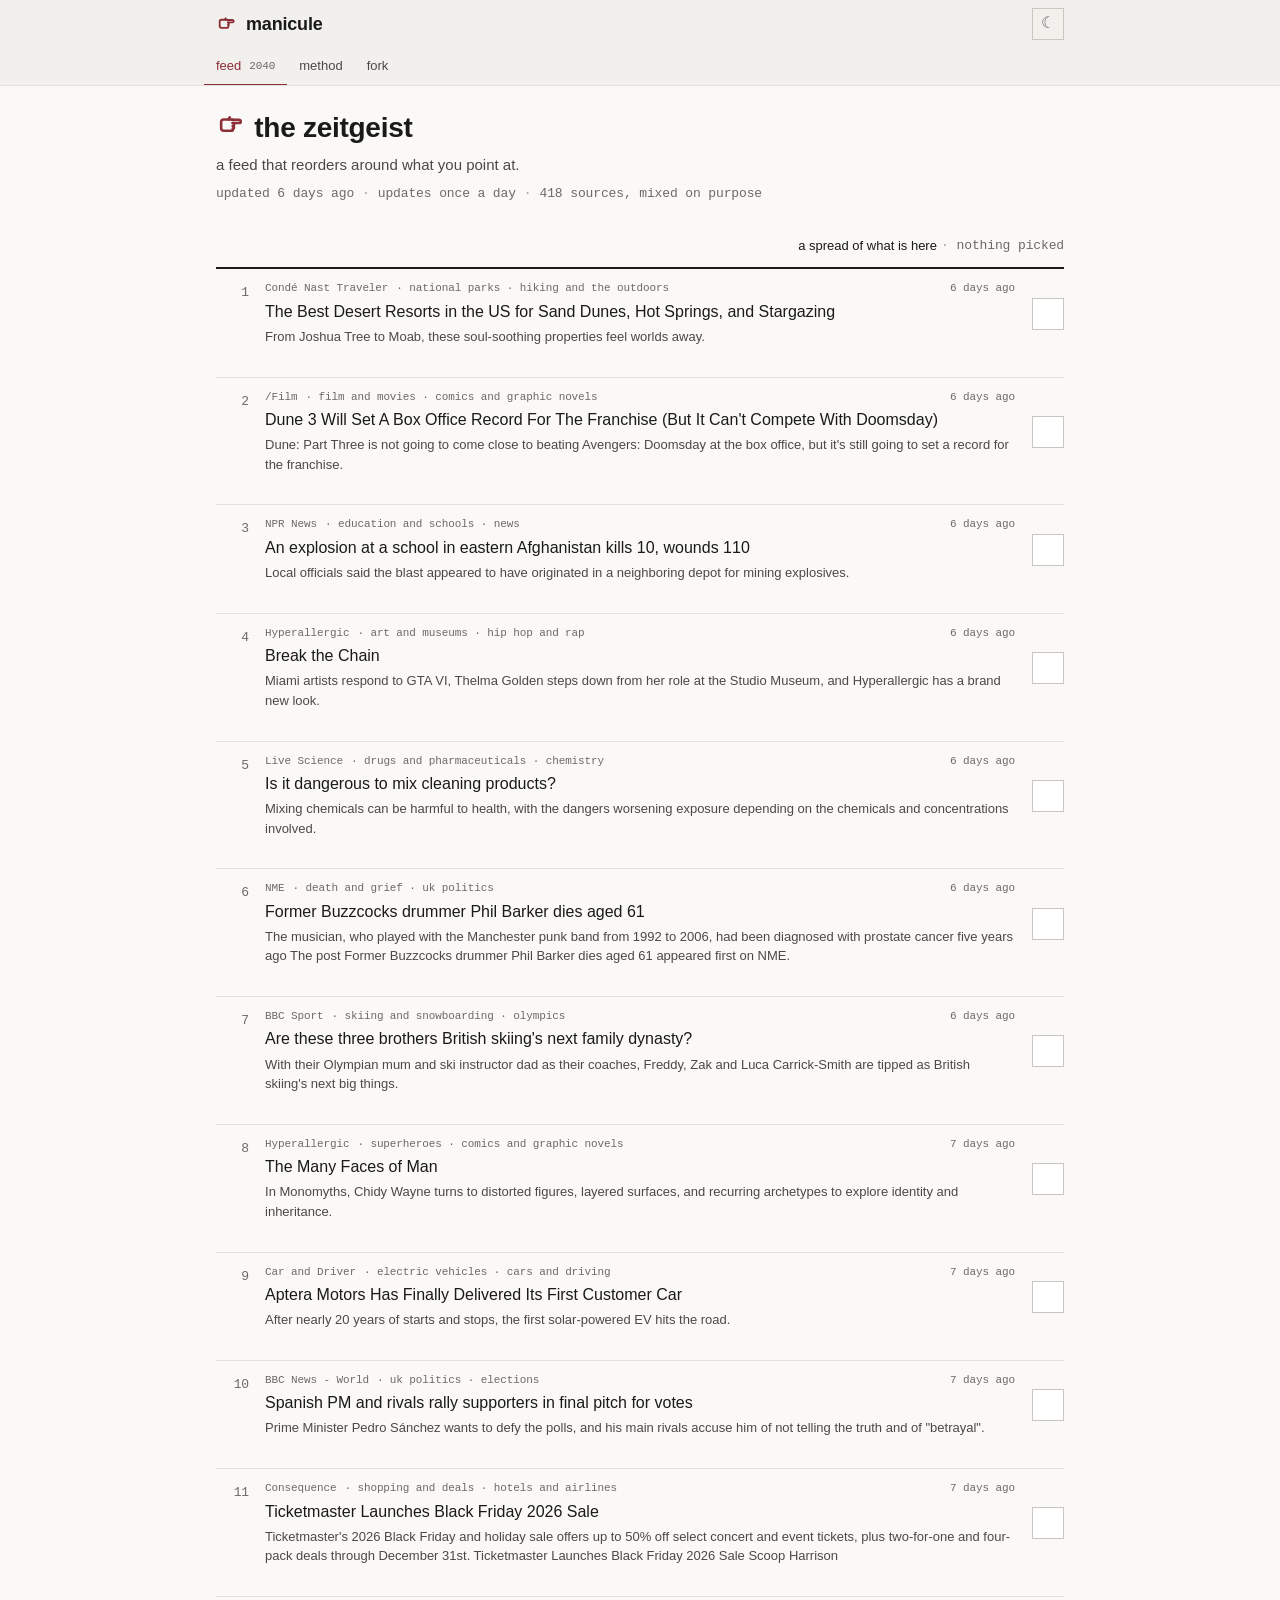
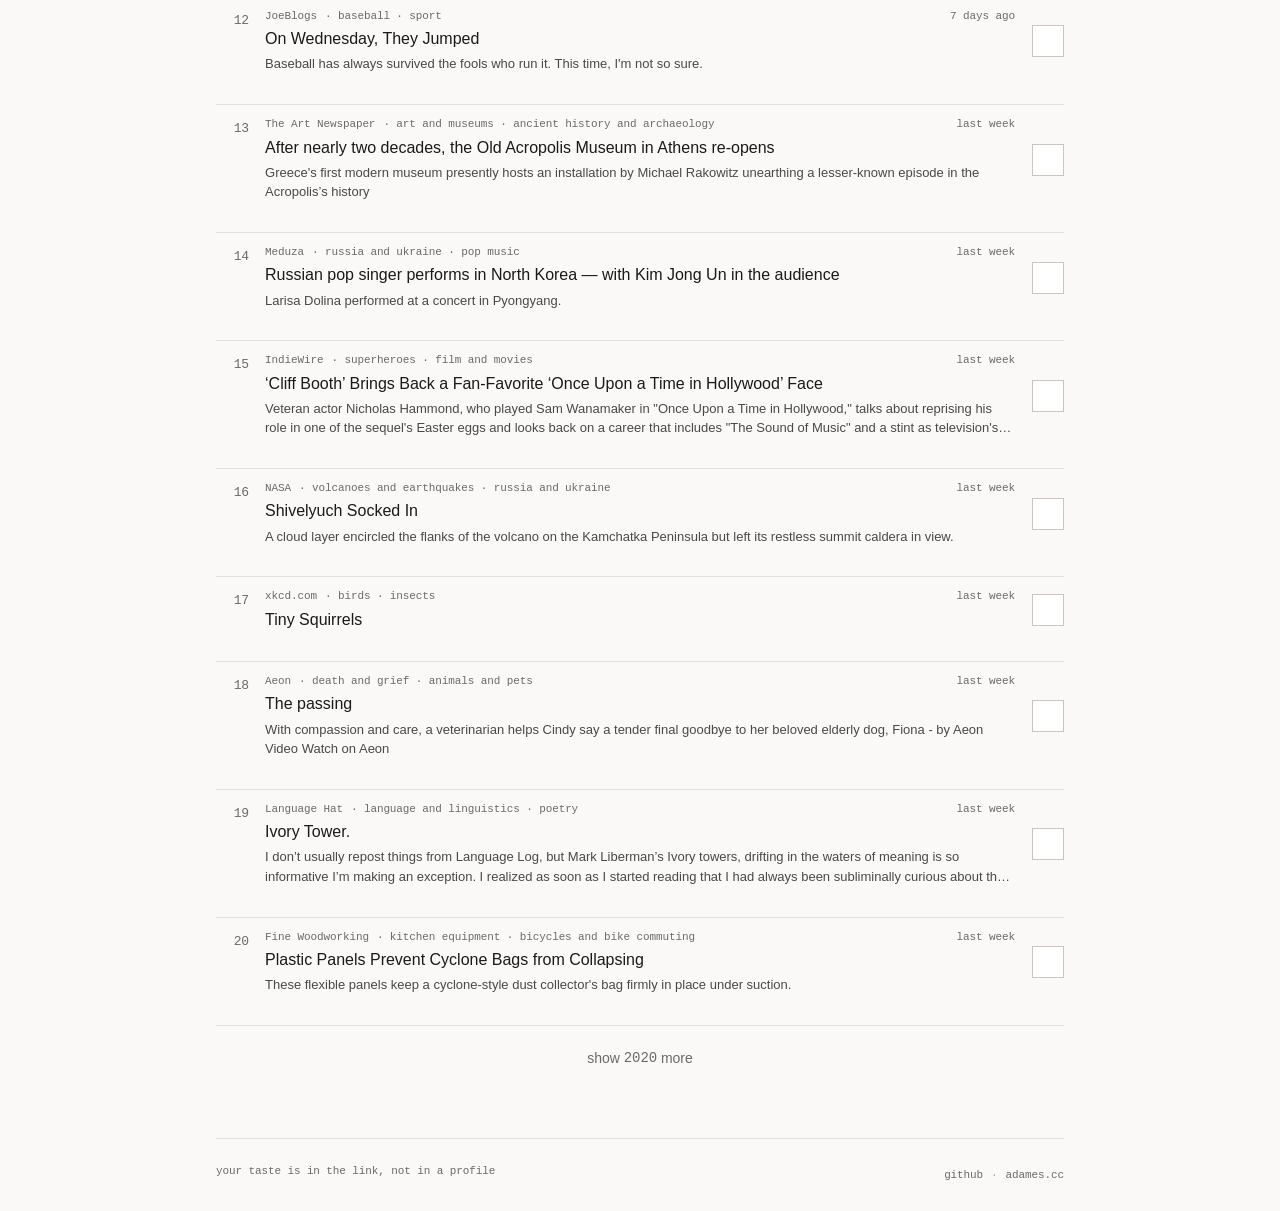
<file: site/index.html>
<!doctype html>
<html lang="en" data-dialect="square">
<head>
<meta charset="utf-8">
<meta name="viewport" content="width=device-width, initial-scale=1">
<title>manicule · feed</title>
<meta name="description" content="remember your tastes">
<meta property="og:type" content="website">
<meta property="og:title" content="manicule · feed">
<meta property="og:description" content="remember your tastes">
<meta property="og:image" content="https://manicule.adames.cc/og.png">
<meta property="og:url" content="https://manicule.adames.cc/">
<meta name="twitter:card" content="summary_large_image">
<link rel="icon" href="data:image/svg+xml,%3Csvg xmlns='http://www.w3.org/2000/svg' viewBox='0 0 24 24' fill='none' stroke='%238c2f39' stroke-width='2' stroke-linecap='round' stroke-linejoin='round'%3E%3Cstyle%3E@media(prefers-color-scheme:dark){path{stroke:%23df938b}}%3C/style%3E%3Cg transform='rotate(90 12 12)'%3E%3Cpath d='M7.6 11.5V6a1.3 1.3 0 0 1 2.6 0V11'/%3E%3Cpath d='M10.2 11a1.1 1.1 0 0 1 2.2 0a1.05 1.05 0 0 1 2.1 0a1 1 0 0 1 1.7.5V17.8a2.2 2.2 0 0 1-2.2 2.2H9.4a2 2 0 0 1-2-2V11.5'/%3E%3Cpath d='M7.4 13.8a1.4 1.4 0 0 1-1.7-.5'/%3E%3C/g%3E%3C/svg%3E">
<link rel="manifest" href="manifest.webmanifest">
<link rel="stylesheet" href="manicule.css">
<script>
/* Theme before paint: ?theme= in the query, else the stamped choice, else the OS. */
try{var t=new URLSearchParams(location.search).get("theme")||localStorage.getItem("manicule-theme");if(t==="dark"||t==="light")document.documentElement.dataset.theme=t}catch(_){}
</script>
</head>
<body>
<a class="skip" href="#list">skip to the posts</a>


<div class="main">
  <!-- the header: brand row, then the page words -->
  <header class="topbar">
    <div class="brand">
      <a href="./"><span data-hand="rest"></span><span>manicule</span></a>
      <button class="theme" type="button"><span class="moon glyph">☾</span><span class="sun glyph">☼</span></button>
    </div>
    <div class="strip">
      <nav class="words" aria-label="pages">
        <a href="./" data-page="feed">feed <span class="n" data-count></span></a>
        <a href="method.html" data-page="method">method</a>
        <a href="fork.html" data-page="fork">fork</a>
      </nav>
    </div>
  </header>


  <div class="page">
    <main>
      <section class="mast" aria-label="manicule">
        <h1><span class="sr-only">point</span><span data-hand="rest"></span> the zeitgeist</h1>
        <p class="lead">a feed that reorders around what you point at.</p>
        <p class="spec" id="spec"><span>loading</span></p>
      </section>

      <!-- the ledger -->
      <section class="ledger" id="ledger" aria-label="posts">
        <div class="toolbar">
          <p class="status" id="status" aria-live="polite">loading</p>
        </div>

        <!-- what your taste is about, read off the feed. one line an average -->
        <ol class="tastes" id="tastes" aria-label="your tastes" hidden></ol>

        <div class="banner" id="banner" role="status" hidden>
          <span id="banner-says"></span>
          <span class="acts"><button class="btn" type="button" data-act="reset" title="clears what you picked and passed, and puts λ back to its default">reset</button></span>
        </div>

        <span id="newtab" hidden>opens in a new tab</span>
        <ol class="list" id="list" tabindex="-1" role="list"></ol><!-- role=list: WebKit drops list semantics from a list-style:none list -->
        <div class="more" id="more" hidden><button class="btn quiet" id="morebtn" type="button">show more</button></div>
        <div class="empty-state" id="empty" hidden>no posts</div>
      </section>
    </main>

    <!-- the foot -->
    <footer class="foot">
      <div class="colophon-line">
        <span>your taste is in the link, not in a profile</span>
        <nav aria-label="elsewhere"><a href="https://github.com/adames/manicule">github</a><a href="https://adames.cc">adames.cc</a></nav>
      </div>
    </footer>
  </div>
</div>

<div class="toast" id="toast" role="status"></div>
<script src="rank.js"></script>
<script src="shell.js"></script>
<script src="feed.js"></script>
<script>
/* Yesterday's feed reads on a train. Nothing else changes if this never runs. */
if ("serviceWorker" in navigator) addEventListener("load", () => navigator.serviceWorker.register("sw.js").catch(() => {}));
</script>
</body>
</html>
</file>
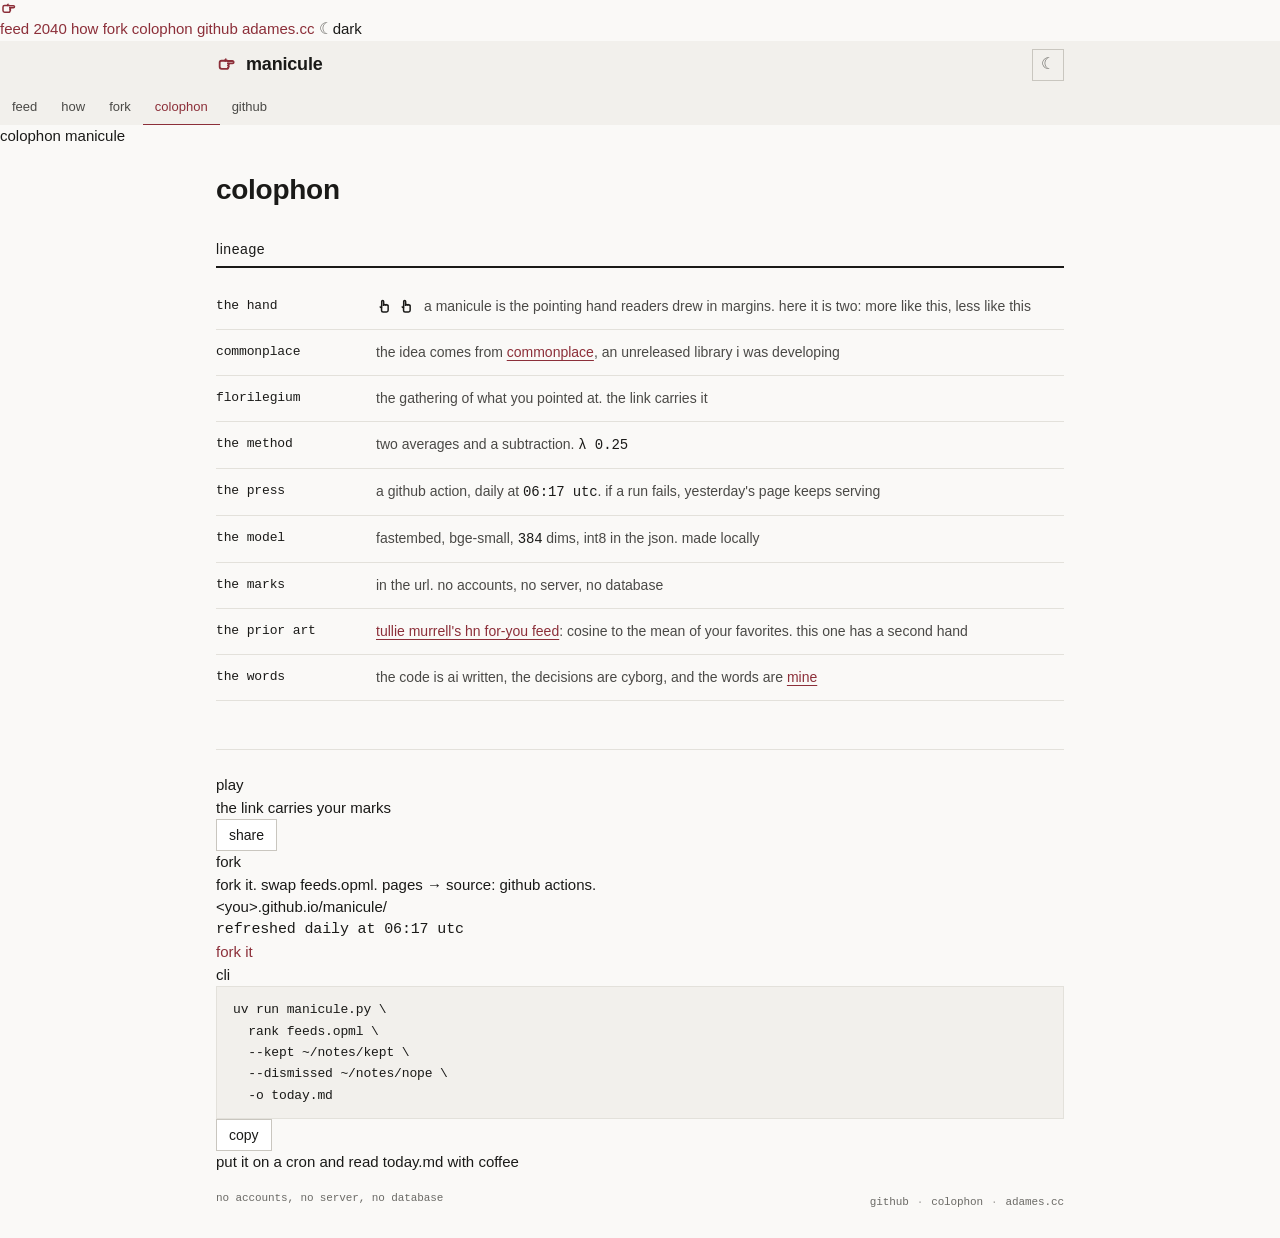
<file: site/colophon.html>
<!doctype html>
<html lang="en" data-dialect="square">
<head>
<meta charset="utf-8">
<meta name="viewport" content="width=device-width, initial-scale=1">
<title>colophon · manicule feed</title>
<meta name="description" content="remember your tastes">
<meta property="og:type" content="website">
<meta property="og:title" content="manicule feed">
<meta property="og:description" content="remember your tastes">
<meta property="og:image" content="https://adames.github.io/manicule/og.png">
<meta property="og:url" content="https://adames.github.io/manicule/colophon.html">
<meta name="twitter:card" content="summary_large_image">
<link rel="icon" href="data:image/svg+xml,%3Csvg xmlns='http://www.w3.org/2000/svg' viewBox='0 0 24 24' fill='none' stroke='%238c2f39' stroke-width='2' stroke-linecap='round' stroke-linejoin='round'%3E%3Cstyle%3E@media(prefers-color-scheme:dark){path{stroke:%23df938b}}%3C/style%3E%3Cg transform='rotate(90 12 12)'%3E%3Cpath d='M7.6 11.5V6a1.3 1.3 0 0 1 2.6 0V11'/%3E%3Cpath d='M10.2 11a1.1 1.1 0 0 1 2.2 0a1.05 1.05 0 0 1 2.1 0a1 1 0 0 1 1.7.5V17.8a2.2 2.2 0 0 1-2.2 2.2H9.4a2 2 0 0 1-2-2V11.5'/%3E%3Cpath d='M7.4 13.8a1.4 1.4 0 0 1-1.7-.5'/%3E%3C/g%3E%3C/svg%3E">
<link rel="stylesheet" href="manicule.css">
<script>
/* Theme before paint: ?theme= in the query, else the stamped choice, else the OS. */
try{var t=new URLSearchParams(location.search).get("theme")||localStorage.getItem("manicule-theme");if(t==="dark"||t==="light")document.documentElement.dataset.theme=t}catch(_){}
</script>
</head>
<body>
<a class="skip" href="#main">skip to the page</a>

<!-- the rail: Commonplace's table of contents -->
<aside class="rail" aria-label="site">
  <a class="mark" href="./" aria-label="manicule, home" data-hand="rest"></a>
  <nav aria-label="pages">
    <a href="./" data-page="feed">feed <span class="n" data-count></span></a>
    <a href="how.html" data-page="how">how</a>
    <a href="yours.html" data-page="yours">fork</a>
    <a href="colophon.html" data-page="colophon">colophon</a>
    <span class="gap"></span>
    <a href="https://github.com/adames/manicule">github</a>
    <a href="https://adames.cc">adames.cc</a>
    <span class="gap"></span>
    <button class="theme" type="button"><span class="g"><span class="moon glyph">☾</span><span class="sun glyph">☼</span></span><span class="moon">dark</span><span class="sun">light</span></button>
  </nav>
</aside>

<div class="main">
  <!-- mobile only: brand row, then the words -->
  <header class="topbar">
    <div class="brand">
      <a href="./"><span data-hand="rest"></span><span>manicule</span></a>
      <button class="theme" type="button"><span class="moon glyph">☾</span><span class="sun glyph">☼</span></button>
    </div>
    <nav class="words" aria-label="pages">
      <a href="./" data-page="feed">feed</a>
      <a href="how.html" data-page="how">how</a>
      <a href="yours.html" data-page="yours">fork</a>
      <a href="colophon.html" data-page="colophon">colophon</a>
      <a href="https://github.com/adames/manicule">github</a>
    </nav>
  </header>

  <!-- app header: page word · wordmark · no actions on this page -->
  <header class="apphead">
    <span class="pagename">colophon</span>
    <span class="wordmark">manicule</span>
    <div class="acts"></div>
  </header>

  <div class="page">
    <main id="main" tabindex="-1">
      <section class="mast" aria-label="colophon">
        <h1>colophon</h1>
      </section>

      <!-- lineage: the KV list under the 2px ink rule -->
      <section aria-label="lineage">
        <h2 class="sect"><span>lineage</span></h2>
        <dl class="kv">
          <dt>the hand</dt>
          <dd><span class="hands-inline" aria-hidden="true"><span data-hand="up"></span><span data-hand="down"></span></span>a manicule is the pointing hand readers drew in margins. here it is two: more like this, less like this</dd>

          <dt>commonplace</dt>
          <dd>the idea comes from <a href="https://github.com/adames/commonplace">commonplace</a>, an unreleased library i was developing</dd>

          <dt>florilegium</dt>
          <dd>the gathering of what you pointed at. the link carries it</dd>

          <dt>the method</dt>
          <dd>two averages and a subtraction. <span class="mono">λ 0.25</span></dd>

          <dt>the press</dt>
          <dd>a github action, daily at <span class="mono">06:17 utc</span>. if a run fails, yesterday's page keeps serving</dd>

          <dt>the model</dt>
          <dd>fastembed, bge-small, <span class="mono">384</span> dims, int8 in the json. made locally</dd>

          <dt>the marks</dt>
          <dd>in the url. no accounts, no server, no database</dd>

          <dt>the prior art</dt>
          <dd><a href="https://tullie.ai/blog/building-a-hackernews-for-you-feed">tullie murrell's hn for-you feed</a>: cosine to the mean of your favorites. this one has a second hand</dd>

          <dt>the words</dt>
          <dd>the code is ai written, the decisions are cyborg, and the words are <a href="https://adames.cc">mine</a></dd>
        </dl>
      </section>
    </main>

    <!-- the three doors -->
    <footer class="foot">
      <div class="doors">
        <div class="door">
          <span class="kicker">play</span>
          <p>the link carries your marks</p>
          <div class="specimen" data-specimen></div>
          <button class="btn" type="button" data-act="share">share</button>
        </div>
        <div class="door">
          <span class="kicker">fork</span>
          <p>fork it. swap feeds.opml. pages → source: github actions.</p>
          <span class="addr">&lt;you&gt;.github.io/manicule/</span>
          <p class="mono">refreshed daily at 06:17 utc</p>
          <a class="go" href="https://github.com/adames/manicule/fork">fork it</a>
        </div>
        <div class="door">
          <span class="kicker">cli</span>
<pre>uv run manicule.py \
  rank feeds.opml \
  --kept ~/notes/kept \
  --dismissed ~/notes/nope \
  -o today.md</pre>
          <button class="btn" type="button" data-copy="uv run manicule.py rank feeds.opml --kept ~/notes/kept --dismissed ~/notes/nope -o today.md">copy</button>
          <p>put it on a cron and read today.md with coffee</p>
        </div>
      </div>
      <div class="colophon-line">
        <span>no accounts, no server, no database</span>
        <nav aria-label="elsewhere"><a href="https://github.com/adames/manicule">github</a><a href="colophon.html">colophon</a><a href="https://adames.cc">adames.cc</a></nav>
      </div>
    </footer>
  </div>
</div>

<div class="toast" id="toast" role="status"></div>
<script src="shell.js"></script>
</body>
</html>
</file>
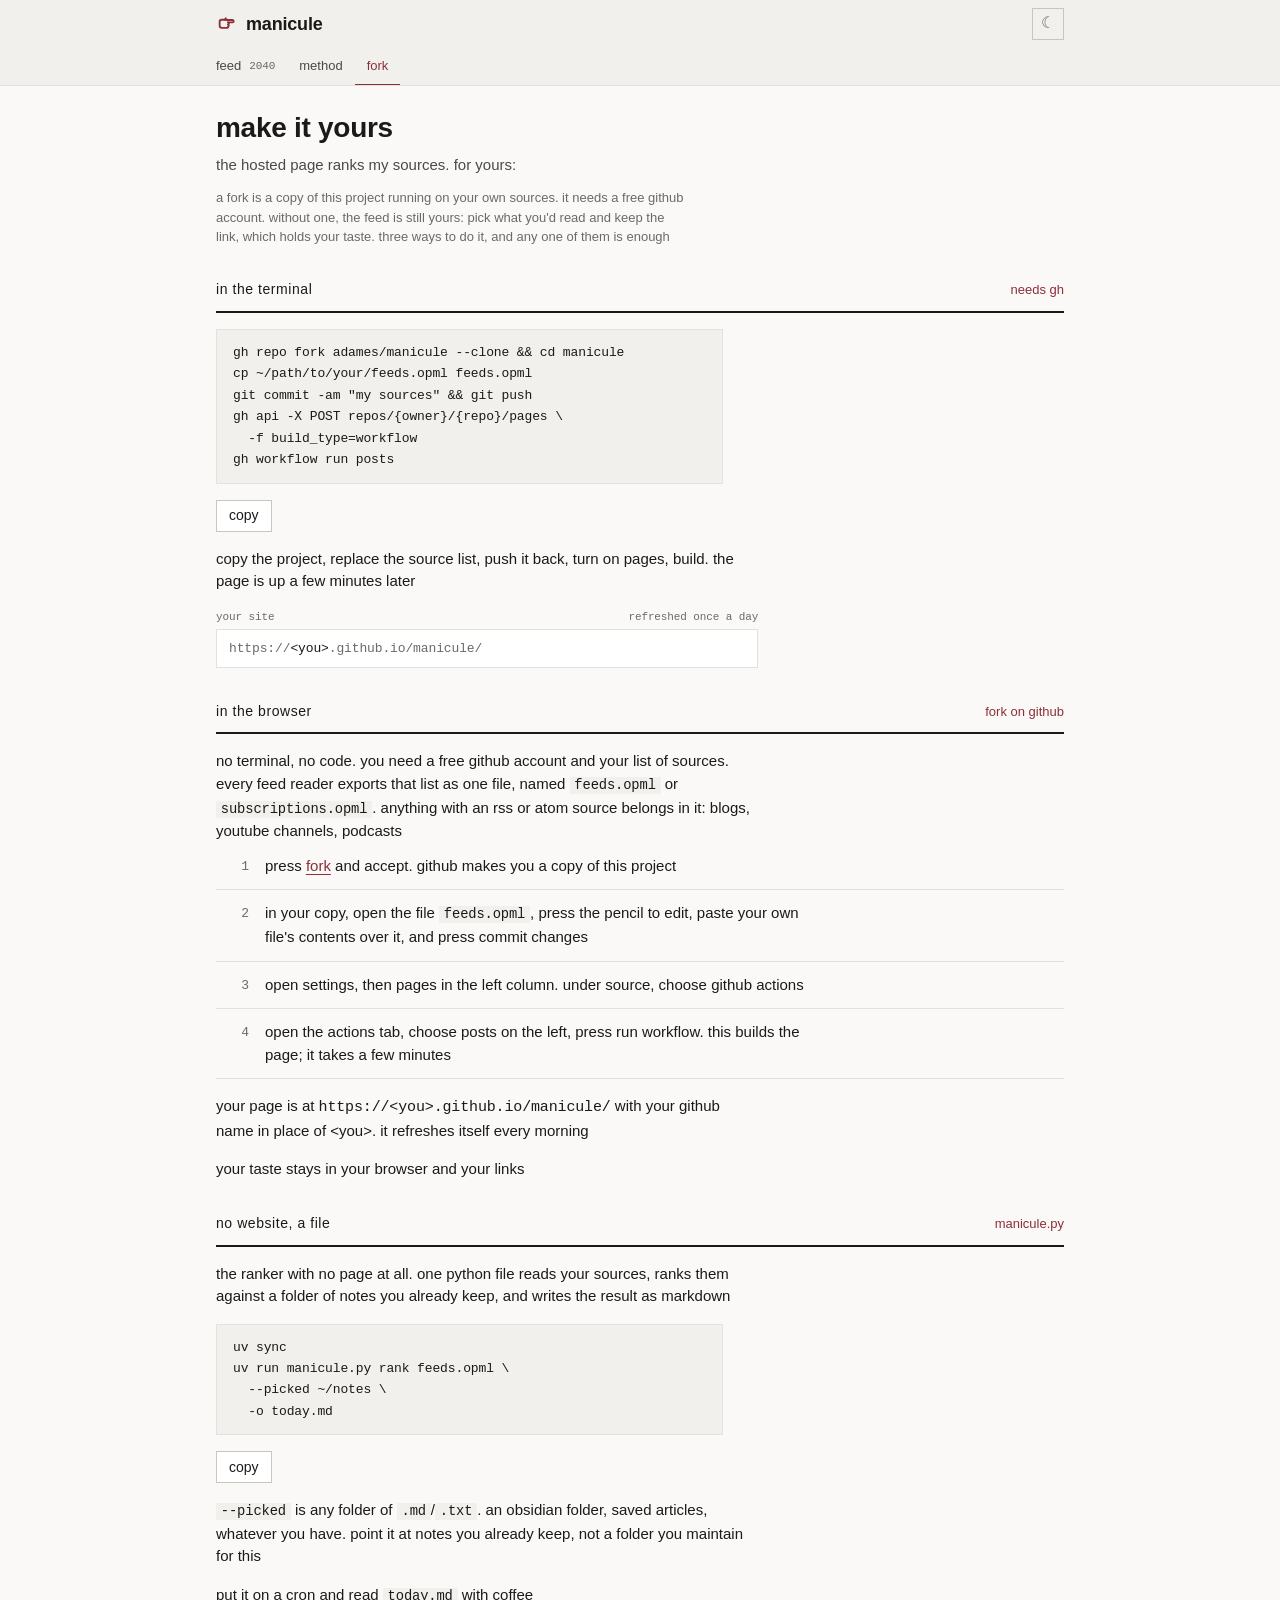
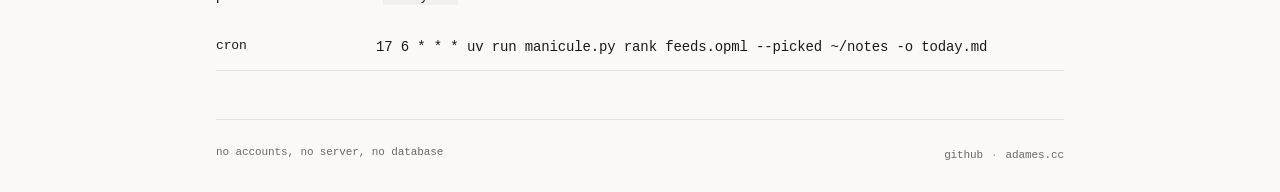
<file: site/fork.html>
<!doctype html>
<html lang="en" data-dialect="square">
<head>
<meta charset="utf-8">
<meta name="viewport" content="width=device-width, initial-scale=1">
<title>manicule · fork</title>
<meta name="description" content="remember your tastes">
<meta property="og:type" content="website">
<meta property="og:title" content="manicule · fork">
<meta property="og:description" content="remember your tastes">
<meta property="og:image" content="https://manicule.adames.cc/og.png">
<meta property="og:url" content="https://manicule.adames.cc/fork.html">
<meta name="twitter:card" content="summary_large_image">
<link rel="icon" href="data:image/svg+xml,%3Csvg xmlns='http://www.w3.org/2000/svg' viewBox='0 0 24 24' fill='none' stroke='%238c2f39' stroke-width='2' stroke-linecap='round' stroke-linejoin='round'%3E%3Cstyle%3E@media(prefers-color-scheme:dark){path{stroke:%23df938b}}%3C/style%3E%3Cg transform='rotate(90 12 12)'%3E%3Cpath d='M7.6 11.5V6a1.3 1.3 0 0 1 2.6 0V11'/%3E%3Cpath d='M10.2 11a1.1 1.1 0 0 1 2.2 0a1.05 1.05 0 0 1 2.1 0a1 1 0 0 1 1.7.5V17.8a2.2 2.2 0 0 1-2.2 2.2H9.4a2 2 0 0 1-2-2V11.5'/%3E%3Cpath d='M7.4 13.8a1.4 1.4 0 0 1-1.7-.5'/%3E%3C/g%3E%3C/svg%3E">
<link rel="manifest" href="manifest.webmanifest">
<link rel="stylesheet" href="manicule.css">
<script>
/* Theme before paint: ?theme= in the query, else the stamped choice, else the OS. */
try{var t=new URLSearchParams(location.search).get("theme")||localStorage.getItem("manicule-theme");if(t==="dark"||t==="light")document.documentElement.dataset.theme=t}catch(_){}
</script>
</head>
<body>
<a class="skip" href="#main">skip to the page</a>


<div class="main">
  <!-- the header: brand row, then the page words -->
  <header class="topbar">
    <div class="brand">
      <a href="./"><span data-hand="rest"></span><span>manicule</span></a>
      <button class="theme" type="button"><span class="moon glyph">☾</span><span class="sun glyph">☼</span></button>
    </div>
    <div class="strip">
      <nav class="words" aria-label="pages">
        <a href="./" data-page="feed">feed <span class="n" data-count></span></a>
        <a href="method.html" data-page="method">method</a>
        <a href="fork.html" data-page="fork">fork</a>
      </nav>
    </div>
  </header>


  <div class="page">
    <main id="main" tabindex="-1">
      <section class="mast" aria-label="make it yours">
        <h1>make it yours</h1>
        <p class="lead">the hosted page ranks my sources. for yours:</p>
        <p class="prior">a fork is a copy of this project running on your own sources. it needs a free github account. without one, the feed is still yours: pick what you'd read and keep the link, which holds your taste. three ways to do it, and any one of them is enough</p>
      </section>

      <!-- 1 · the terminal: paste and go -->
      <section class="prose" aria-labelledby="terminal">
        <h2 class="sect" id="terminal"><span>in the terminal</span><a href="https://cli.github.com">needs gh</a></h2>
<pre>gh repo fork adames/manicule --clone &amp;&amp; cd manicule
cp ~/path/to/your/feeds.opml feeds.opml
git commit -am "my sources" &amp;&amp; git push
gh api -X POST repos/{owner}/{repo}/pages \
  -f build_type=workflow
gh workflow run posts</pre>
        <p><button class="btn" type="button" data-copy="gh repo fork adames/manicule --clone &amp;&amp; cd manicule&#10;cp ~/path/to/your/feeds.opml feeds.opml&#10;git commit -am &quot;my sources&quot; &amp;&amp; git push&#10;gh api -X POST repos/{owner}/{repo}/pages -f build_type=workflow&#10;gh workflow run posts">copy</button></p>
        <p>copy the project, replace the source list, push it back, turn on pages, build. the page is up a few minutes later</p>
        <div class="specimen">
          <div class="lbl"><span>your site</span><span>refreshed once a day</span></div>
          <div class="link"><span class="host">https://</span>&lt;you&gt;<span class="host">.github.io/manicule/</span></div>
        </div>
      </section>

      <!-- 2 · the browser: the same four moves, by clicking -->
      <section class="prose" aria-labelledby="browser">
        <h2 class="sect" id="browser"><span>in the browser</span><a href="https://github.com/adames/manicule/fork">fork on github</a></h2>
        <p>no terminal, no code. you need a free github account and your list of sources. every feed reader exports that list as one file, named <code>feeds.opml</code> or <code>subscriptions.opml</code>. anything with an rss or atom source belongs in it: blogs, youtube channels, podcasts</p>
        <ol class="steps">
          <li><span>press <a href="https://github.com/adames/manicule/fork">fork</a> and accept. github makes you a copy of this project</span></li>
          <li><span>in your copy, open the file <code>feeds.opml</code>, press the pencil to edit, paste your own file's contents over it, and press commit changes</span></li>
          <li><span>open settings, then pages in the left column. under source, choose github actions</span></li>
          <li><span>open the actions tab, choose posts on the left, press run workflow. this builds the page; it takes a few minutes</span></li>
        </ol>
        <p>your page is at <span class="mono">https://&lt;you&gt;.github.io/manicule/</span> with your github name in place of &lt;you&gt;. it refreshes itself every morning</p>
        <p>your taste stays in your browser and your links</p>
      </section>

      <!-- 3 · the cli: no website at all -->
      <section class="prose" aria-labelledby="sources">
        <h2 class="sect" id="sources"><span>no website, a file</span><a href="https://github.com/adames/manicule/blob/main/manicule.py">manicule.py</a></h2>
        <p>the ranker with no page at all. one python file reads your sources, ranks them against a folder of notes you already keep, and writes the result as markdown</p>
<pre>uv sync
uv run manicule.py rank feeds.opml \
  --picked ~/notes \
  -o today.md</pre>
        <p><button class="btn" type="button" data-copy="uv sync&#10;uv run manicule.py rank feeds.opml --picked ~/notes -o today.md">copy</button></p>
        <p><code>--picked</code> is any folder of <code>.md</code>/<code>.txt</code>. an obsidian folder, saved articles, whatever you have. point it at notes you already keep, not a folder you maintain for this</p>
        <p>put it on a cron and read <code>today.md</code> with coffee</p>
        <dl class="kv">
          <dt>cron</dt><dd><span class="mono t">17 6 * * *  uv run manicule.py rank feeds.opml <span class="nowrap">--picked ~/notes</span> <span class="nowrap">-o today.md</span></span></dd>
        </dl>
      </section>
    </main>

    <!-- the foot -->
    <footer class="foot">
      <div class="colophon-line">
        <span>no accounts, no server, no database</span>
        <nav aria-label="elsewhere"><a href="https://github.com/adames/manicule">github</a><a href="https://adames.cc">adames.cc</a></nav>
      </div>
    </footer>
  </div>
</div>

<div class="toast" id="toast" role="status"></div>
<script src="shell.js"></script>
<script>
/* Yesterday's feed reads on a train. Nothing else changes if this never runs. */
if ("serviceWorker" in navigator) addEventListener("load", () => navigator.serviceWorker.register("sw.js").catch(() => {}));
</script>
</body>
</html>
</file>
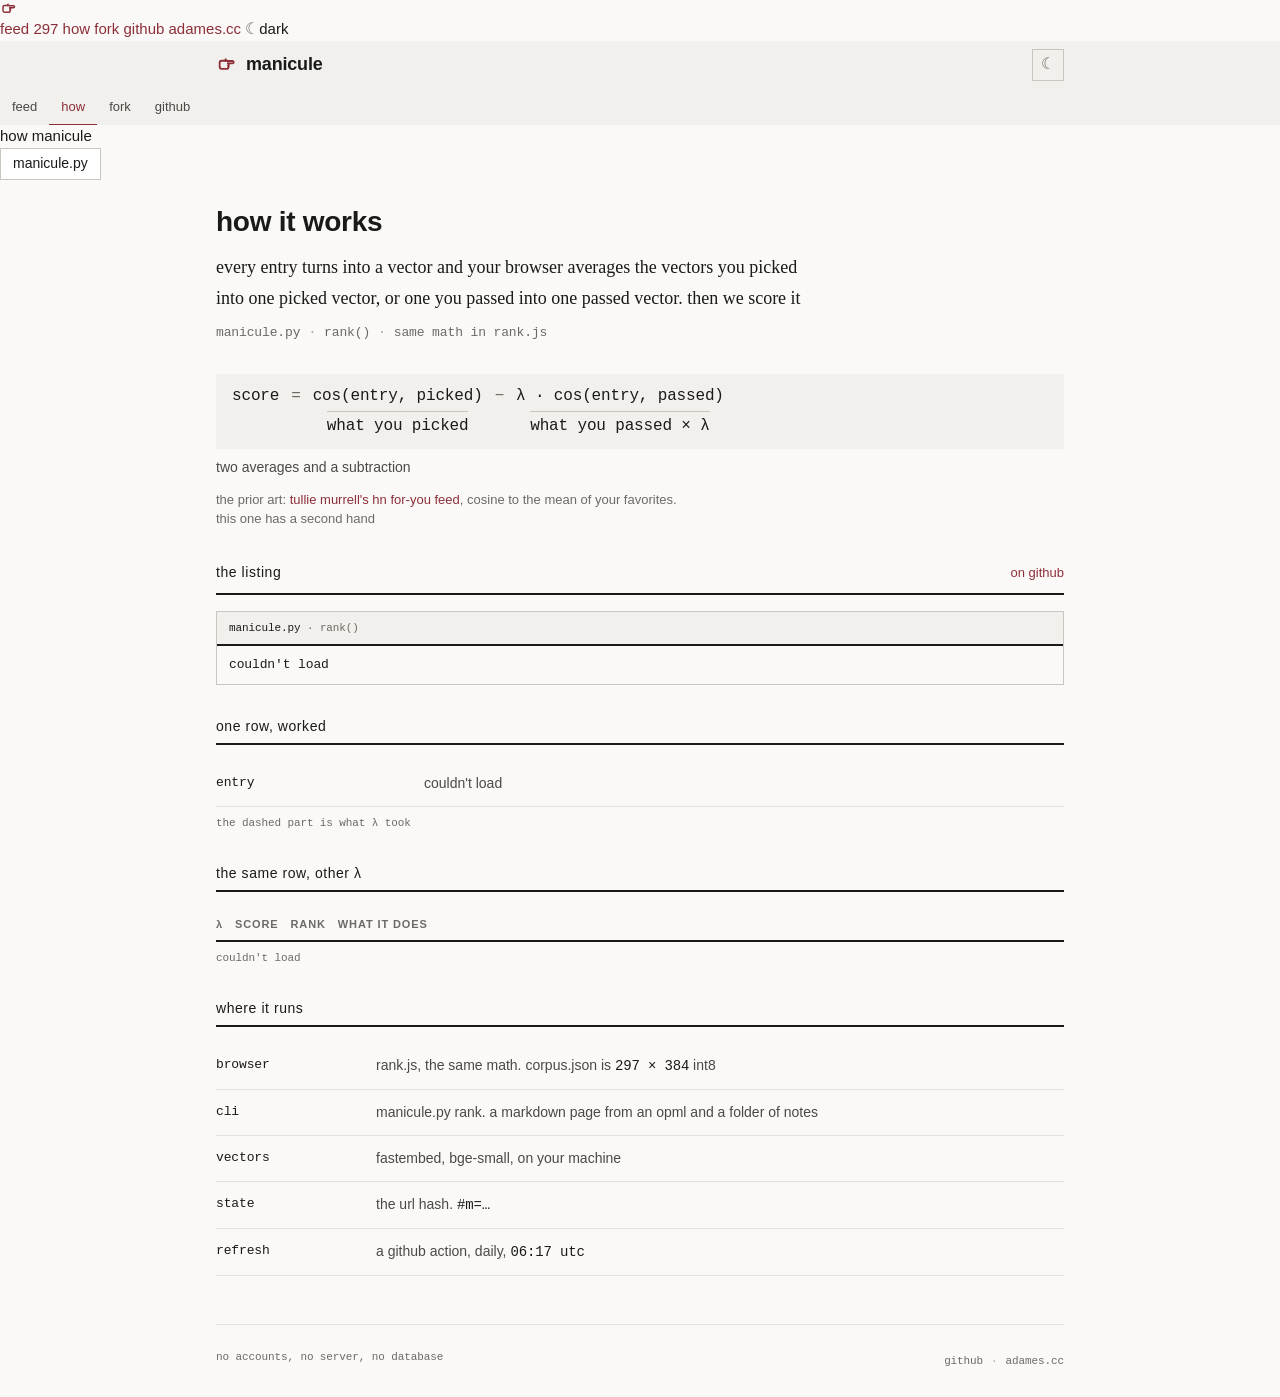
<file: site/how.html>
<!doctype html>
<html lang="en" data-dialect="square">
<head>
<meta charset="utf-8">
<meta name="viewport" content="width=device-width, initial-scale=1">
<title>how · manicule feed</title>
<meta name="description" content="remember your tastes">
<meta property="og:type" content="website">
<meta property="og:title" content="manicule feed">
<meta property="og:description" content="remember your tastes">
<meta property="og:image" content="https://manicule.adames.cc/og.png">
<meta property="og:url" content="https://manicule.adames.cc/how.html">
<meta name="twitter:card" content="summary_large_image">
<link rel="icon" href="data:image/svg+xml,%3Csvg xmlns='http://www.w3.org/2000/svg' viewBox='0 0 24 24' fill='none' stroke='%238c2f39' stroke-width='2' stroke-linecap='round' stroke-linejoin='round'%3E%3Cstyle%3E@media(prefers-color-scheme:dark){path{stroke:%23df938b}}%3C/style%3E%3Cg transform='rotate(90 12 12)'%3E%3Cpath d='M7.6 11.5V6a1.3 1.3 0 0 1 2.6 0V11'/%3E%3Cpath d='M10.2 11a1.1 1.1 0 0 1 2.2 0a1.05 1.05 0 0 1 2.1 0a1 1 0 0 1 1.7.5V17.8a2.2 2.2 0 0 1-2.2 2.2H9.4a2 2 0 0 1-2-2V11.5'/%3E%3Cpath d='M7.4 13.8a1.4 1.4 0 0 1-1.7-.5'/%3E%3C/g%3E%3C/svg%3E">
<link rel="stylesheet" href="manicule.css">
<script>
/* Theme before paint: ?theme= in the query, else the stamped choice, else the OS. */
try{var t=new URLSearchParams(location.search).get("theme")||localStorage.getItem("manicule-theme");if(t==="dark"||t==="light")document.documentElement.dataset.theme=t}catch(_){}
</script>
</head>
<body>
<a class="skip" href="#main">skip to the page</a>

<!-- the rail: Commonplace's table of contents -->
<aside class="rail" aria-label="site">
  <a class="mark" href="./" aria-label="manicule, home" data-hand="rest"></a>
  <nav aria-label="pages">
    <a href="./" data-page="feed">feed <span class="n" data-count></span></a>
    <a href="how.html" data-page="how">how</a>
    <a href="yours.html" data-page="yours">fork</a>
    <span class="gap"></span>
    <a href="https://github.com/adames/manicule">github</a>
    <a href="https://adames.cc">adames.cc</a>
    <span class="gap"></span>
    <button class="theme" type="button"><span class="g"><span class="moon glyph">☾</span><span class="sun glyph">☼</span></span><span class="moon">dark</span><span class="sun">light</span></button>
  </nav>
</aside>

<div class="main">
  <!-- mobile only: brand row, then the words -->
  <header class="topbar">
    <div class="brand">
      <a href="./"><span data-hand="rest"></span><span>manicule</span></a>
      <button class="theme" type="button"><span class="moon glyph">☾</span><span class="sun glyph">☼</span></button>
    </div>
    <nav class="words" aria-label="pages">
      <a href="./" data-page="feed">feed</a>
      <a href="how.html" data-page="how">how</a>
      <a href="yours.html" data-page="yours">fork</a>
        <a href="https://github.com/adames/manicule">github</a>
    </nav>
  </header>

  <!-- app header: page word · wordmark · page actions, on the 2px ink rule -->
  <header class="apphead">
    <span class="pagename">how</span>
    <span class="wordmark">manicule</span>
    <div class="acts">
      <a class="btn" href="https://github.com/adames/manicule/blob/main/manicule.py">manicule.py</a>
    </div>
  </header>

  <div class="page">
    <main id="main" tabindex="-1">
      <section class="mast" aria-label="the method">
        <h1>how it works</h1>
        <p class="reading">every entry turns into a vector and your browser averages the vectors you picked into one picked vector, or one you passed into one passed vector. then we score it</p>
        <p class="spec"><span>manicule.py</span><span>rank()</span><span>same math in rank.js</span></p>
      </section>

      <!-- the formula, as on the feed, with his kicker under it -->
      <div>
        <div class="formula" role="img" aria-label="score equals cosine of entry and picked, minus lambda times cosine of entry and passed">
          <span class="side"><span>score</span><span class="op">=</span><span class="term"><span>cos(entry, picked)</span><span class="lbl">what you picked</span></span></span>
          <span class="side"><span class="op">−</span><span class="term"><span>λ · cos(entry, passed)</span><span class="lbl">what you passed × λ</span></span></span>
        </div>
        <p class="kicker-line">two averages and a subtraction</p>
        <p class="prior">the prior art: <a href="https://tullie.ai/blog/building-a-hackernews-for-you-feed">tullie murrell's hn for-you feed</a>, cosine to the mean of your favorites. this one has a second hand</p>
      </div>

      <!-- the listing: rank(), fetched live from main -->
      <section aria-label="the listing">
        <h2 class="sect"><span>the listing</span><a id="listing-github" href="https://github.com/adames/manicule/blob/main/manicule.py">on github</a></h2>
        <div class="listing" id="listing">
          <div class="cap"><span><b>manicule.py</b> · rank()</span><span>loading</span></div>
        </div>
        <p class="caption" id="listing-cap"></p>
      </section>

      <!-- one row, worked: the visitor's own top unmarked row (cold: a pretend taste, named beside the title) -->
      <section aria-label="one row, worked">
        <h2 class="sect"><span>one row, worked<small id="worked-note" hidden></small></span><a id="worked-link" href="./" hidden></a></h2>
        <dl class="kv kv--wide" id="worked"><dt>entry</dt><dd>loading</dd></dl>
        <p class="caption" id="worked-cap">the dashed part is what λ took</p>
      </section>

      <!-- the same row at other λ -->
      <section aria-label="the same row, other λ">
        <h2 class="sect"><span>the same row, other λ</span></h2>
        <div class="dt-wrap">
          <table class="dt">
            <thead><tr><th scope="col" class="lc">λ</th><th scope="col" class="num">score</th><th scope="col" class="num">rank</th><th scope="col" class="grow">what it does</th></tr></thead>
            <tbody id="lam-rows"></tbody>
          </table>
        </div>
        <p class="caption" id="lam-cap"></p>
      </section>

      <!-- where it runs -->
      <section aria-label="where it runs">
        <h2 class="sect"><span>where it runs</span></h2>
        <dl class="kv">
          <dt>browser</dt><dd>rank.js, the same math. corpus.json is <span class="mono" id="dims">270 × 384</span> int8</dd>
          <dt>cli</dt><dd>manicule.py rank. a markdown page from an opml and a folder of notes</dd>
          <dt>vectors</dt><dd>fastembed, bge-small, on your machine</dd>
          <dt>state</dt><dd>the url hash. <span class="mono" id="hash">#m=…</span></dd>
          <dt>refresh</dt><dd>a github action, daily, <span class="mono">06:17 utc</span></dd>
        </dl>
      </section>
    </main>

    <!-- the three doors -->
    <footer class="foot">
      <div class="colophon-line">
        <span>no accounts, no server, no database</span>
        <nav aria-label="elsewhere"><a href="https://github.com/adames/manicule">github</a><a href="https://adames.cc">adames.cc</a></nav>
      </div>
    </footer>
  </div>
</div>

<div class="toast" id="toast" role="status"></div>
<script src="rank.js"></script>
<script src="shell.js"></script>
<script src="how.js"></script>
</body>
</html>
</file>
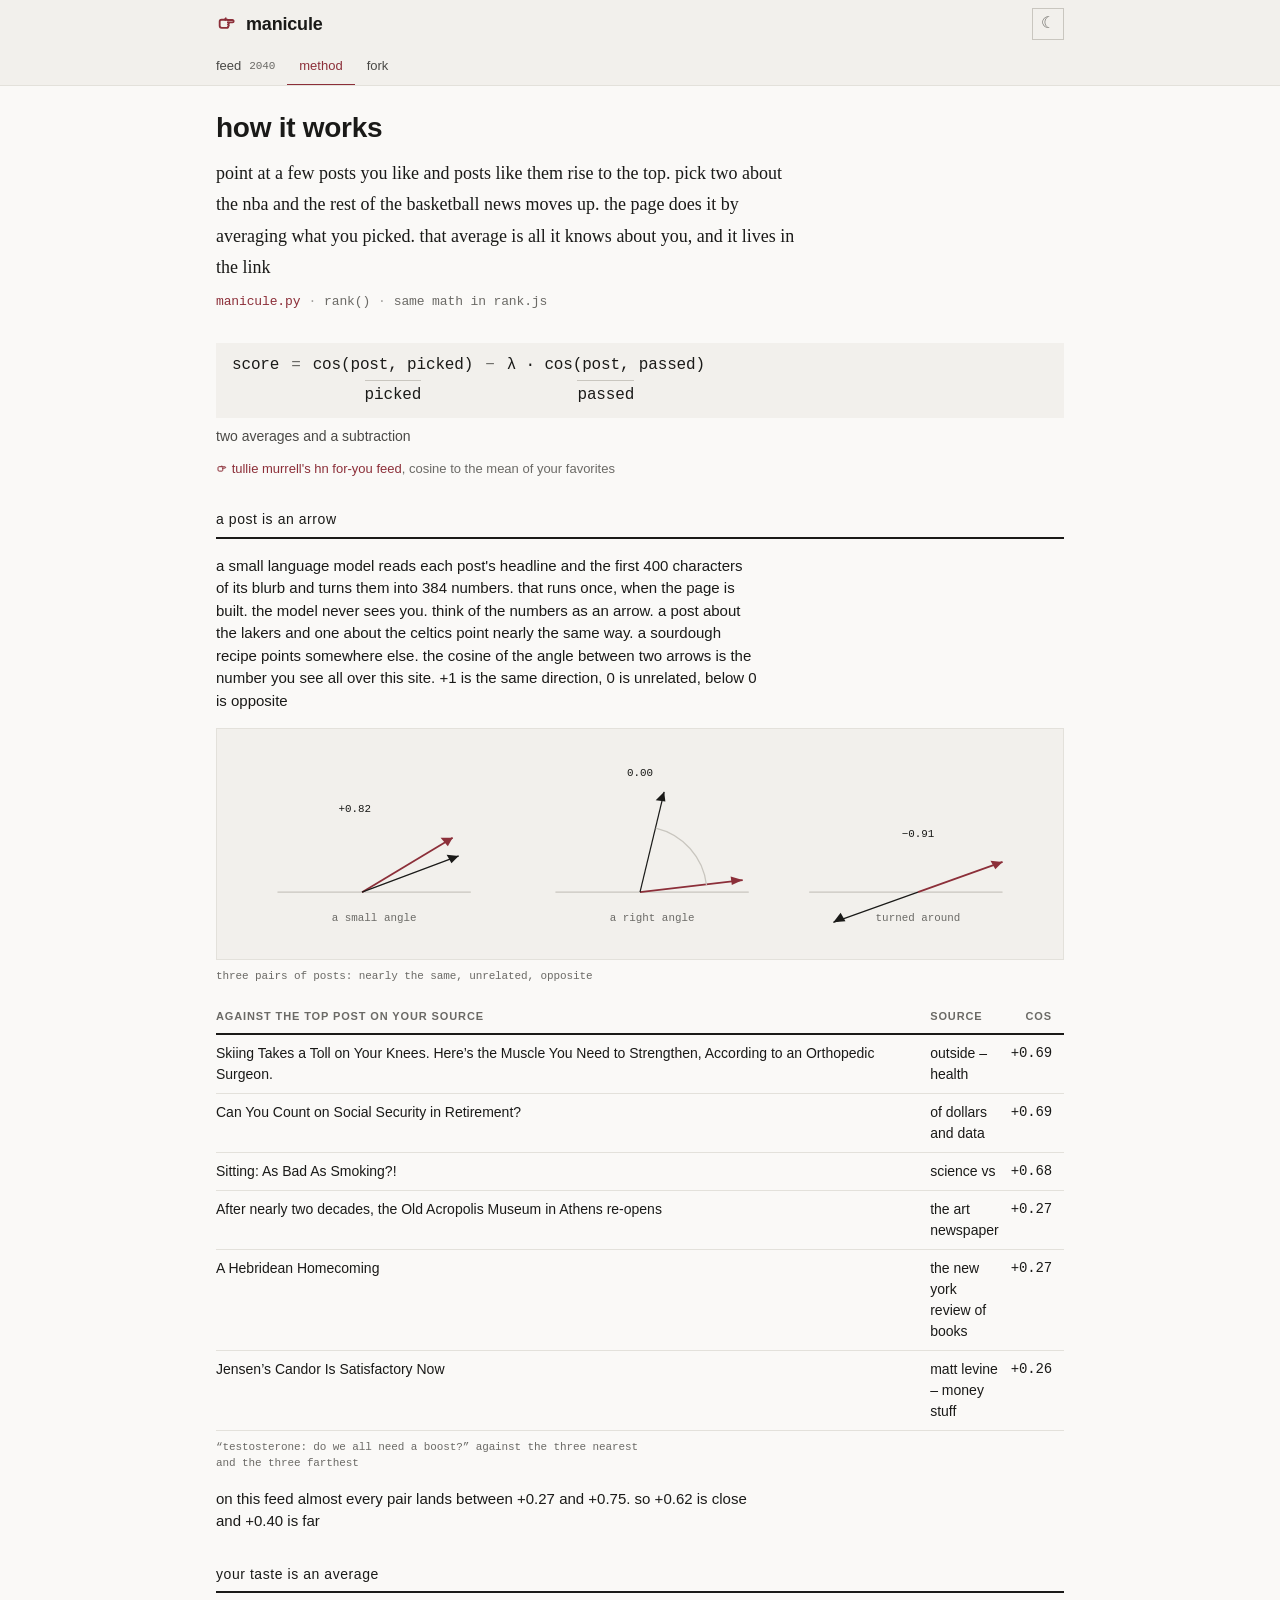
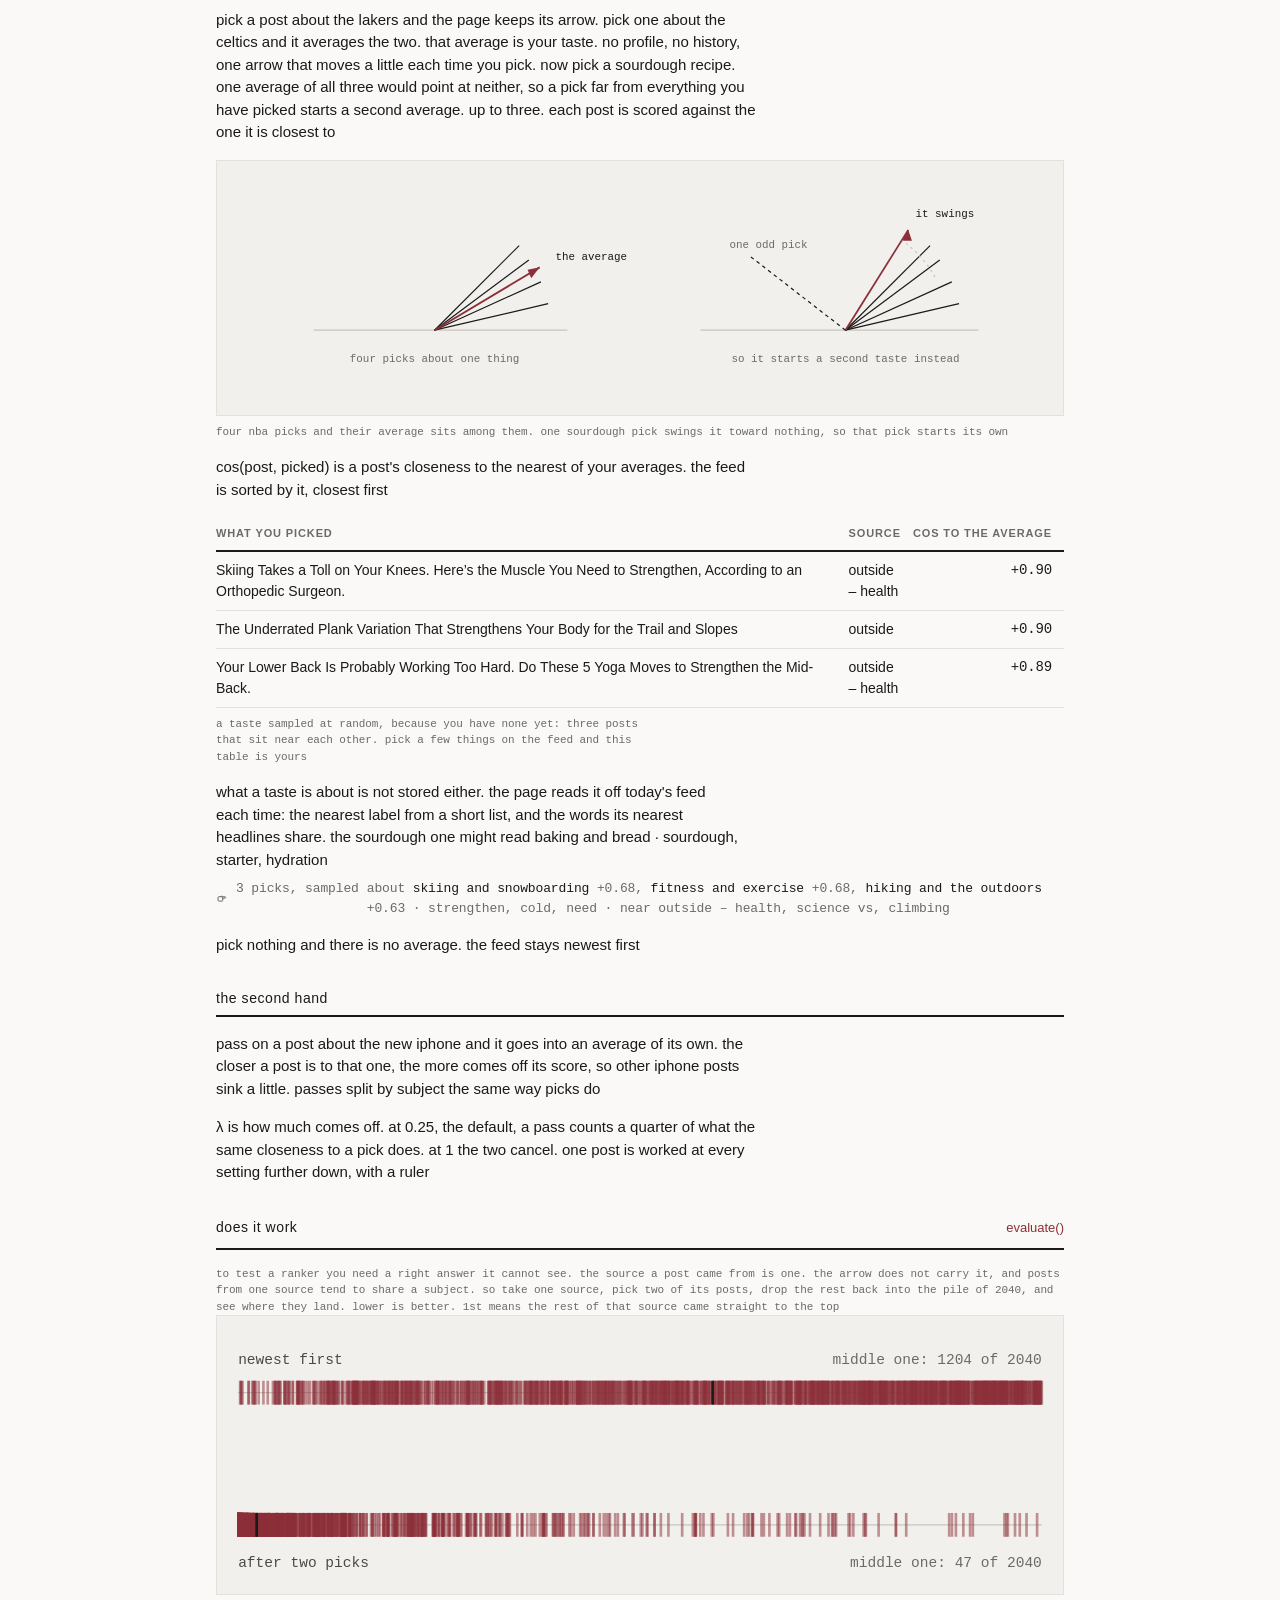
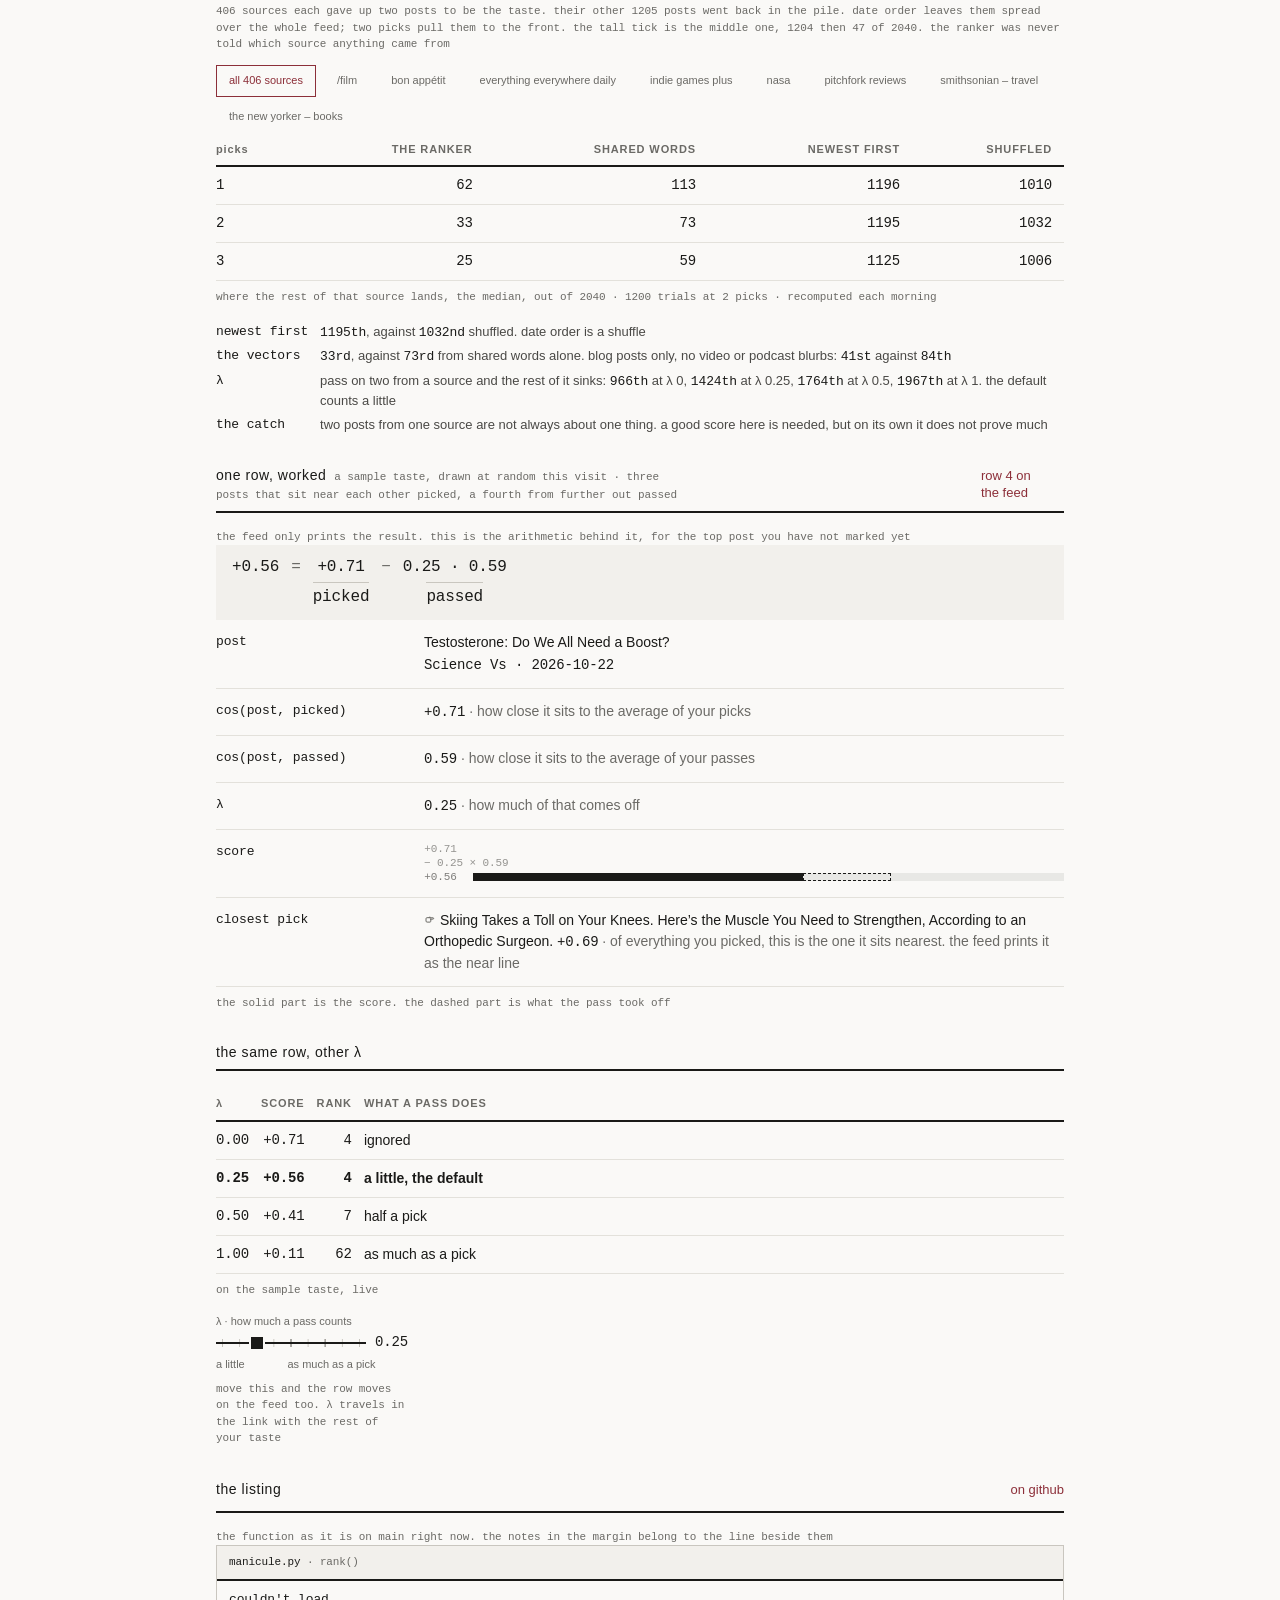
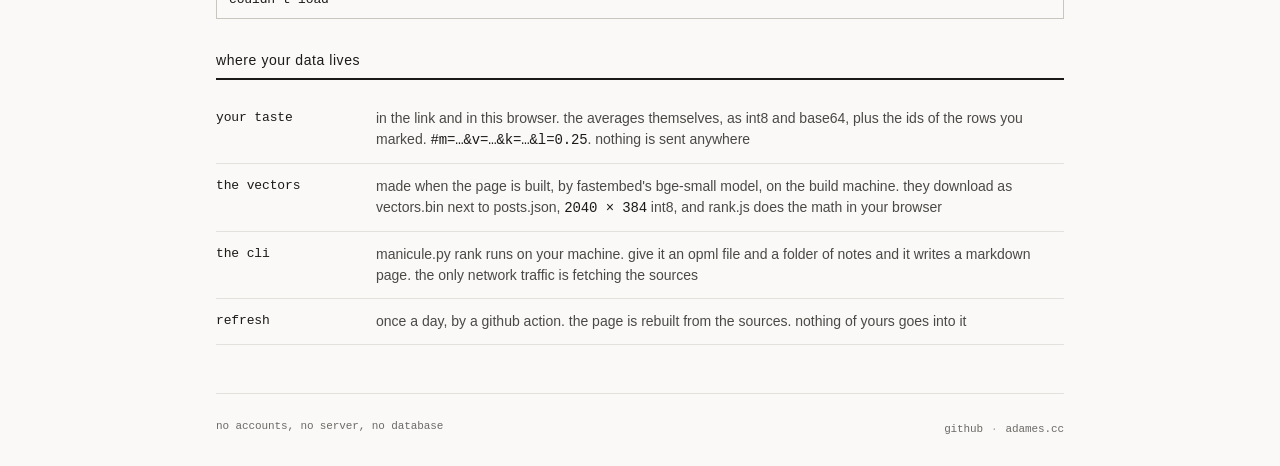
<file: site/method.html>
<!doctype html>
<html lang="en" data-dialect="square">
<head>
<meta charset="utf-8">
<meta name="viewport" content="width=device-width, initial-scale=1">
<title>manicule · method</title>
<meta name="description" content="remember your tastes">
<meta property="og:type" content="website">
<meta property="og:title" content="manicule · method">
<meta property="og:description" content="remember your tastes">
<meta property="og:image" content="https://manicule.adames.cc/og.png">
<meta property="og:url" content="https://manicule.adames.cc/method.html">
<meta name="twitter:card" content="summary_large_image">
<link rel="icon" href="data:image/svg+xml,%3Csvg xmlns='http://www.w3.org/2000/svg' viewBox='0 0 24 24' fill='none' stroke='%238c2f39' stroke-width='2' stroke-linecap='round' stroke-linejoin='round'%3E%3Cstyle%3E@media(prefers-color-scheme:dark){path{stroke:%23df938b}}%3C/style%3E%3Cg transform='rotate(90 12 12)'%3E%3Cpath d='M7.6 11.5V6a1.3 1.3 0 0 1 2.6 0V11'/%3E%3Cpath d='M10.2 11a1.1 1.1 0 0 1 2.2 0a1.05 1.05 0 0 1 2.1 0a1 1 0 0 1 1.7.5V17.8a2.2 2.2 0 0 1-2.2 2.2H9.4a2 2 0 0 1-2-2V11.5'/%3E%3Cpath d='M7.4 13.8a1.4 1.4 0 0 1-1.7-.5'/%3E%3C/g%3E%3C/svg%3E">
<link rel="manifest" href="manifest.webmanifest">
<link rel="stylesheet" href="manicule.css">
<script>
/* Theme before paint: ?theme= in the query, else the stamped choice, else the OS. */
try{var t=new URLSearchParams(location.search).get("theme")||localStorage.getItem("manicule-theme");if(t==="dark"||t==="light")document.documentElement.dataset.theme=t}catch(_){}
</script>
</head>
<body>
<a class="skip" href="#main">skip to the page</a>


<div class="main">
  <!-- the header: brand row, then the page words -->
  <header class="topbar">
    <div class="brand">
      <a href="./"><span data-hand="rest"></span><span>manicule</span></a>
      <button class="theme" type="button"><span class="moon glyph">☾</span><span class="sun glyph">☼</span></button>
    </div>
    <div class="strip">
      <nav class="words" aria-label="pages">
        <a href="./" data-page="feed">feed <span class="n" data-count></span></a>
        <a href="method.html" data-page="method">method</a>
        <a href="fork.html" data-page="fork">fork</a>
      </nav>
    </div>
  </header>


  <div class="page">
    <main id="main" tabindex="-1">
      <section class="mast" aria-label="the method">
        <h1>how it works</h1>
        <p class="reading">point at a few posts you like and posts like them rise to the top. pick two about the nba and the rest of the basketball news moves up. the page does it by averaging what you picked. that average is all it knows about you, and it lives in the link</p>
        <p class="spec"><span><a href="https://github.com/adames/manicule/blob/main/manicule.py">manicule.py</a></span><span>rank()</span><span>same math in rank.js</span></p>
      </section>

      <!-- the formula, as on the feed, with his kicker under it -->
      <div>
        <div class="formula" role="img" aria-label="score equals cosine of post and picked, minus lambda times cosine of post and passed">
          <span class="side"><span>score</span><span class="op">=</span><span class="term"><span>cos(post, picked)</span><span class="lbl">picked</span></span></span>
          <span class="side"><span class="op">−</span><span class="term"><span>λ · cos(post, passed)</span><span class="lbl">passed</span></span></span>
        </div>
        <p class="kicker-line">two averages and a subtraction</p>
        <p class="prior"><span data-hand="rest"></span> <a href="https://tullie.ai/blog/building-a-hackernews-for-you-feed">tullie murrell's hn for-you feed</a>, cosine to the mean of your favorites</p>
      </div>

      <!-- a post is an arrow, and the cosine is the whole measure. the
           nearest/farthest table is here because it is what a cosine looks like -->
      <section class="prose" aria-labelledby="vectors">
        <h2 class="sect" id="vectors"><span>a post is an arrow</span></h2>
        <p>a small language model reads each post's headline and the first 400 characters of its blurb and turns them into 384 numbers. that runs once, when the page is built. the model never sees you. think of the numbers as an arrow. a post about the lakers and one about the celtics point nearly the same way. a sourdough recipe points somewhere else. the cosine of the angle between two arrows is the number you see all over this site. +1 is the same direction, 0 is unrelated, below 0 is opposite</p>
        <figure class="fig">
          <svg viewBox="0 0 700 190" role="img" aria-label="three pairs of arrows from one origin: a small angle at +0.82, a right angle at 0.00, and arrows turned around at −0.91">
            <g transform="translate(120,135)">
              <line class="fig-hair" x1="-70" y1="0" x2="90" y2="0"/>
              <line class="fig-em" x1="0" y1="0" x2="75" y2="-45"/><polygon class="fig-emf" points="75,-45 65,-45 71,-38"/>
              <line class="fig-ink" x1="0" y1="0" x2="80" y2="-30"/><polygon class="fig-inkf" points="80,-30 70,-31 74,-24"/>
              <text class="fig-lab b" x="-6" y="-66" text-anchor="middle">+0.82</text>
              <text class="fig-lab" x="10" y="24" text-anchor="middle">a small angle</text>
            </g>
            <g transform="translate(350,135)">
              <line class="fig-hair" x1="-70" y1="0" x2="90" y2="0"/>
              <line class="fig-em" x1="0" y1="0" x2="85" y2="-10"/><polygon class="fig-emf" points="85,-10 75,-13 76,-6"/>
              <line class="fig-ink" x1="0" y1="0" x2="20" y2="-83"/><polygon class="fig-inkf" points="20,-83 13,-76 21,-75"/>
              <path class="fig-hair" d="M55,-6 A55,55 0 0 0 13,-53"/>
              <text class="fig-lab b" x="0" y="-96" text-anchor="middle">0.00</text>
              <text class="fig-lab" x="10" y="24" text-anchor="middle">a right angle</text>
            </g>
            <g transform="translate(580,135)">
              <line class="fig-hair" x1="-90" y1="0" x2="70" y2="0"/>
              <line class="fig-em" x1="0" y1="0" x2="70" y2="-25"/><polygon class="fig-emf" points="70,-25 60,-26 64,-19"/>
              <line class="fig-ink" x1="0" y1="0" x2="-70" y2="25"/><polygon class="fig-inkf" points="-70,25 -60,24 -64,17"/>
              <text class="fig-lab b" x="0" y="-46" text-anchor="middle">−0.91</text>
              <text class="fig-lab" x="0" y="24" text-anchor="middle">turned around</text>
            </g>
          </svg>
          <figcaption class="caption">three pairs of posts: nearly the same, unrelated, opposite</figcaption>
        </figure>
        <div class="dt-wrap">
          <table class="dt">
            <thead><tr><th scope="col" class="grow">against the top post on your source</th><th scope="col">source</th><th scope="col" class="num">cos</th></tr></thead>
            <tbody id="neighbours"><tr><td colspan="3">loading</td></tr></tbody>
          </table>
        </div>
        <p class="caption" id="neighbours-cap">the three nearest and the three farthest</p>
        <p>on this feed almost every pair lands between +0.27 and +0.75. so +0.62 is close and +0.40 is far</p>
      </section>

      <section class="prose" aria-labelledby="average">
        <h2 class="sect" id="average"><span>your taste is an average</span></h2>
        <p>pick a post about the lakers and the page keeps its arrow. pick one about the celtics and it averages the two. that average is your taste. no profile, no history, one arrow that moves a little each time you pick. now pick a sourdough recipe. one average of all three would point at neither, so a pick far from everything you have picked starts a second average. up to three. each post is scored against the one it is closest to</p>
        <figure class="fig">
          <svg viewBox="0 0 700 210" role="img" aria-label="four picks close together with their average, then the same four with one odd pick added and the average swung away from them">
            <g transform="translate(180,140)">
              <line class="fig-hair" x1="-100" y1="0" x2="110" y2="0"/>
              <g class="fig-ink">
                <line x1="0" y1="0" x2="88" y2="-40"/><line x1="0" y1="0" x2="78" y2="-58"/>
                <line x1="0" y1="0" x2="94" y2="-22"/><line x1="0" y1="0" x2="70" y2="-70"/>
              </g>
              <line class="fig-em" x1="0" y1="0" x2="87" y2="-52"/><polygon class="fig-emf" points="87,-52 77,-50 80,-43"/>
              <text class="fig-lab b" x="100" y="-58">the average</text>
              <text class="fig-lab" x="0" y="26" text-anchor="middle">four picks about one thing</text>
            </g>
            <g transform="translate(520,140)">
              <line class="fig-hair" x1="-120" y1="0" x2="110" y2="0"/>
              <g class="fig-ink">
                <line x1="0" y1="0" x2="88" y2="-40"/><line x1="0" y1="0" x2="78" y2="-58"/>
                <line x1="0" y1="0" x2="94" y2="-22"/><line x1="0" y1="0" x2="70" y2="-70"/>
                <line x1="0" y1="0" x2="-80" y2="-62" stroke-dasharray="3 3"/>
              </g>
              <line class="fig-em" x1="0" y1="0" x2="52" y2="-83"/><polygon class="fig-emf" points="52,-83 47,-74 55,-74"/>
              <path class="fig-hair" d="M74,-44 A88,88 0 0 0 47,-74" stroke-dasharray="2 3"/>
              <text class="fig-lab b" x="58" y="-94">it swings</text>
              <text class="fig-lab" x="-96" y="-68">one odd pick</text>
              <text class="fig-lab" x="0" y="26" text-anchor="middle">so it starts a second taste instead</text>
            </g>
          </svg>
          <figcaption class="caption">four nba picks and their average sits among them. one sourdough pick swings it toward nothing, so that pick starts its own</figcaption>
        </figure>
        <p>cos(post, picked) is a post's closeness to the nearest of your averages. the feed is sorted by it, closest first</p>
        <div class="dt-wrap">
          <table class="dt">
            <thead id="picks-head"><tr><th scope="col" class="grow">what you picked</th><th scope="col">source</th><th scope="col" class="num">cos to the average</th></tr></thead>
            <tbody id="picks"><tr><td colspan="3">loading</td></tr></tbody>
          </table>
        </div>
        <p class="caption" id="picks-cap">each pick measured against the average of all your picks. picks about one subject all score high. one pick about something else drags the average off and every number drops</p>
        <p>what a taste is about is not stored either. the page reads it off today's feed each time: the nearest label from a short list, and the words its nearest headlines share. the sourdough one might read baking and bread · sourdough, starter, hydration</p>
        <ol class="tastes" id="tastes" aria-label="your tastes"></ol>
        <p>pick nothing and there is no average. the feed stays newest first</p>
      </section>

      <section class="prose" aria-labelledby="second">
        <h2 class="sect" id="second"><span>the second hand</span></h2>
        <p>pass on a post about the new iphone and it goes into an average of its own. the closer a post is to that one, the more comes off its score, so other iphone posts sink a little. passes split by subject the same way picks do</p>
        <p>λ is how much comes off. at 0.25, the default, a pass counts a quarter of what the same closeness to a pick does. at 1 the two cancel. one post is worked at every setting further down, with a ruler</p>
      </section>

      <!-- the proof: the picture and the medians are one argument, so they are
           one section. today's numbers, recomputed at every build -->
      <section aria-label="does it work" id="proof">
        <h2 class="sect"><span>does it work</span><a href="https://github.com/adames/manicule/blob/main/manicule.py">evaluate()</a></h2>
        <p class="caption">to test a ranker you need a right answer it cannot see. the source a post came from is one. the arrow does not carry it, and posts from one source tend to share a subject. so take one source, pick two of its posts, drop the rest back into the pile of <span id="proof-n">…</span>, and see where they land. lower is better. 1st means the rest of that source came straight to the top</p>
        <div id="chart"></div>
        <p class="caption" id="chart-cap"></p>
        <div class="choices" id="chart-pick"></div>
        <div class="dt-wrap">
          <table class="dt">
            <thead><tr><th scope="col" class="lc">picks</th><th scope="col" class="num">the ranker</th><th scope="col" class="num">shared words</th><th scope="col" class="num">newest first</th><th scope="col" class="num">shuffled</th></tr></thead>
            <tbody id="proof-rows"><tr><td colspan="5">loading</td></tr></tbody>
          </table>
        </div>
        <p class="caption" id="proof-cap">where the rest of that source lands, the median</p>
        <dl class="kv kv--tight" id="proof-notes"></dl>
      </section>

      <!-- one row, worked: the visitor's own top unmarked row (cold: a taste sampled at random, named beside the title) -->
      <section aria-label="one row, worked">
        <h2 class="sect"><span>one row, worked<small id="worked-note" hidden></small></span><a id="worked-link" href="./" hidden></a></h2>
        <p class="caption">the feed only prints the result. this is the arithmetic behind it, for the top post you have not marked yet</p>
        <div class="formula" id="worked-sum" role="img" aria-label="the score of this post, with the numbers filled in"></div>
        <dl class="kv kv--wide" id="worked"><dt>post</dt><dd>loading</dd></dl>
        <p class="caption" id="worked-cap">the solid part is the score. the dashed part is what the pass took off</p>
      </section>

      <!-- the same row at other λ -->
      <section aria-label="the same row, other λ">
        <h2 class="sect"><span>the same row, other λ</span></h2>
        <div class="dt-wrap">
          <table class="dt">
            <thead><tr><th scope="col" class="lc">λ</th><th scope="col" class="num">score</th><th scope="col" class="num">rank</th><th scope="col" class="grow">what a pass does</th></tr></thead>
            <tbody id="lam-rows"></tbody>
          </table>
        </div>
        <p class="caption" id="lam-cap"></p>
        <div class="ruler-wrap">
          <label for="lam">λ · how much a pass counts</label>
          <div class="ruler-row">
            <span class="ruler"><input type="range" id="lam" min="0" max="1" step="0.05" value="0.25" aria-valuetext="λ 0.25"></span>
            <output id="lamv" for="lam" aria-live="off">0.25</output><!-- not live: the slider's valuetext already says the number -->
          </div>
          <div class="ruler-ends" aria-hidden="true"><span>a little</span><span>as much as a pick</span></div>
          <p class="caption">move this and the row moves on the feed too. λ travels in the link with the rest of your taste</p>
        </div>
      </section>

      <!-- the listing: rank(), fetched live from main -->
      <section aria-label="the listing">
        <h2 class="sect"><span>the listing</span><a id="listing-github" href="https://github.com/adames/manicule/blob/main/manicule.py">on github</a></h2>
        <p class="caption">the function as it is on main right now. the notes in the margin belong to the line beside them</p>
        <div class="listing" id="listing">
          <div class="cap"><span><b>manicule.py</b> · rank()</span><span>loading</span></div>
        </div>
        <p class="caption" id="listing-cap"></p>
      </section>

      <!-- where your data lives -->
      <section aria-label="where your data lives">
        <h2 class="sect"><span>where your data lives</span></h2>
        <dl class="kv">
          <dt>your taste</dt><dd>in the link and in this browser. the averages themselves, as int8 and base64, plus the ids of the rows you marked. <span class="mono" id="hash">#v=…</span>. nothing is sent anywhere</dd>
          <dt>the vectors</dt><dd>made when the page is built, by fastembed's bge-small model, on the build machine. they download as vectors.bin next to posts.json, <span class="mono" id="dims">270 × 384</span> int8, and rank.js does the math in your browser</dd>
          <dt>the cli</dt><dd>manicule.py rank runs on your machine. give it an opml file and a folder of notes and it writes a markdown page. the only network traffic is fetching the sources</dd>
          <dt>refresh</dt><dd>once a day, by a github action. the page is rebuilt from the sources. nothing of yours goes into it</dd>
        </dl>
      </section>
    </main>

    <!-- the foot -->
    <footer class="foot">
      <div class="colophon-line">
        <span>no accounts, no server, no database</span>
        <nav aria-label="elsewhere"><a href="https://github.com/adames/manicule">github</a><a href="https://adames.cc">adames.cc</a></nav>
      </div>
    </footer>
  </div>
</div>

<div class="toast" id="toast" role="status"></div>
<script src="rank.js"></script>
<script src="shell.js"></script>
<script src="method.js"></script>
<script>
/* Yesterday's feed reads on a train. Nothing else changes if this never runs. */
if ("serviceWorker" in navigator) addEventListener("load", () => navigator.serviceWorker.register("sw.js").catch(() => {}));
</script>
</body>
</html>
</file>
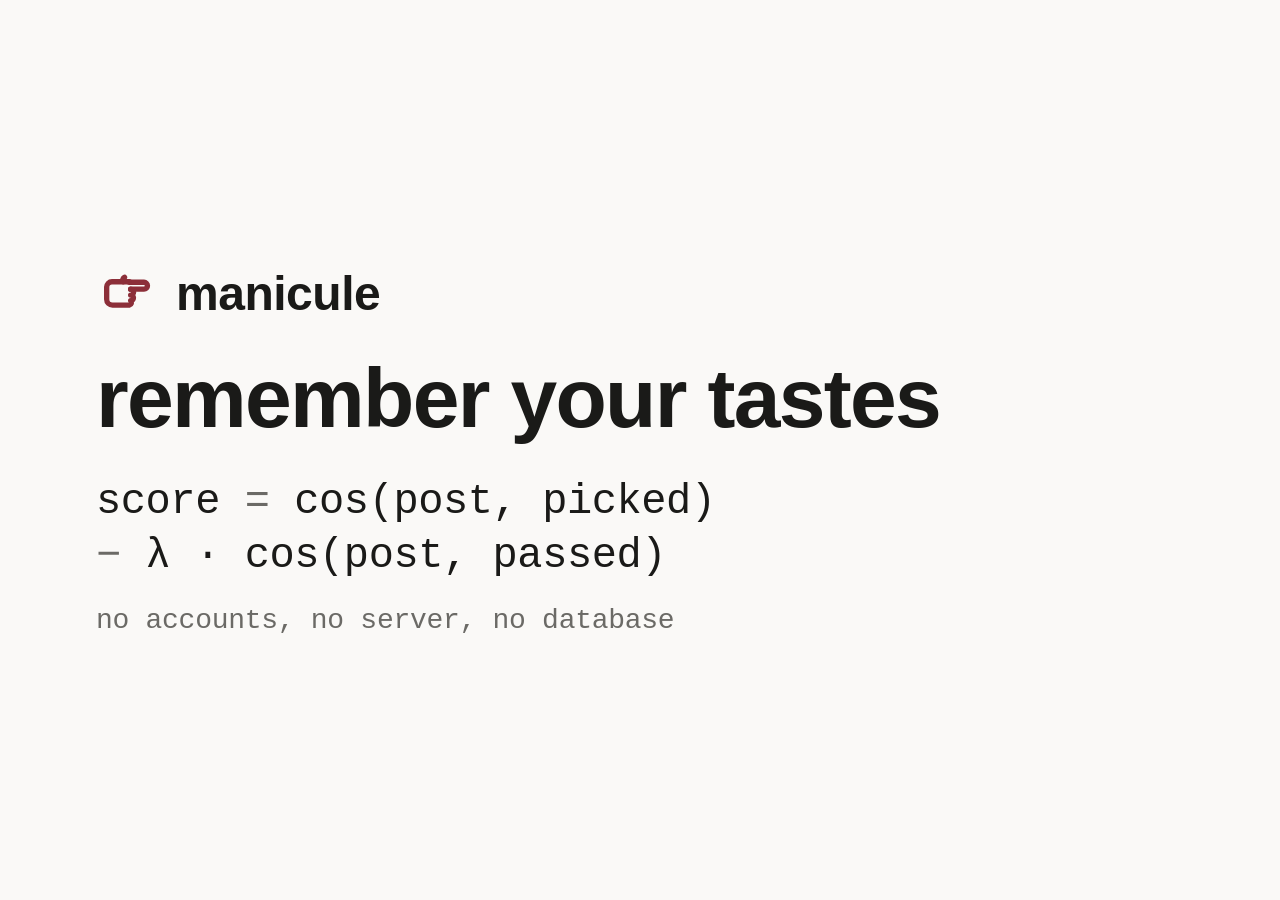
<file: site/og.html>
<!doctype html>
<html lang="en" data-dialect="square" data-theme="light">
<head>
<meta charset="utf-8">
<title>manicule og</title>
<link rel="icon" href="data:image/svg+xml,%3Csvg xmlns='http://www.w3.org/2000/svg' viewBox='0 0 24 24' fill='none' stroke='%238c2f39' stroke-width='2' stroke-linecap='round' stroke-linejoin='round'%3E%3Cstyle%3E@media(prefers-color-scheme:dark){path{stroke:%23df938b}}%3C/style%3E%3Cg transform='rotate(90 12 12)'%3E%3Cpath d='M7.6 11.5V6a1.3 1.3 0 0 1 2.6 0V11'/%3E%3Cpath d='M10.2 11a1.1 1.1 0 0 1 2.2 0a1.05 1.05 0 0 1 2.1 0a1 1 0 0 1 1.7.5V17.8a2.2 2.2 0 0 1-2.2 2.2H9.4a2 2 0 0 1-2-2V11.5'/%3E%3Cpath d='M7.4 13.8a1.4 1.4 0 0 1-1.7-.5'/%3E%3C/g%3E%3C/svg%3E">
<link rel="stylesheet" href="manicule.css">
<style>
/* og.png is rendered from this file at 1200×630 with headless Chrome. */
html,body{width:1200px;height:630px;overflow:hidden}
/* sized to read as a 300px card: the formula is the differentiator, so it is nearly the size of the tagline */
body{display:flex;flex-direction:column;justify-content:center;padding:0 96px}
.og-brand{display:flex;align-items:center;gap:var(--space-4);color:var(--text);font-size:48px;font-weight:var(--weight-semibold);letter-spacing:-.01em;text-transform:lowercase}
.og-brand svg{width:64px;height:64px;color:var(--ember)}
.og-tag{margin-top:var(--space-5);font-size:84px;font-weight:var(--weight-semibold);line-height:1.05;letter-spacing:-.02em;text-transform:lowercase;color:var(--text)}
.og-formula{margin-top:var(--space-6);font-family:var(--font-mono);font-size:42px;line-height:1.3;color:var(--text);letter-spacing:-.01em}
.og-formula .op{color:var(--muted)}
.og-meta{margin-top:var(--space-4);font-family:var(--font-mono);font-size:28px;color:var(--muted);letter-spacing:-.01em}
</style>
</head>
<body>
<div class="og-brand"><span data-hand="rest"></span><span>manicule</span></div>
<div class="og-tag">remember your tastes</div>
<div class="og-formula">score <span class="op">=</span> cos(post, picked)<br><span class="op">−</span> λ · cos(post, passed)</div>
<div class="og-meta">no accounts, no server, no database</div>
<script src="shell.js"></script>
</body>
</html>
</file>
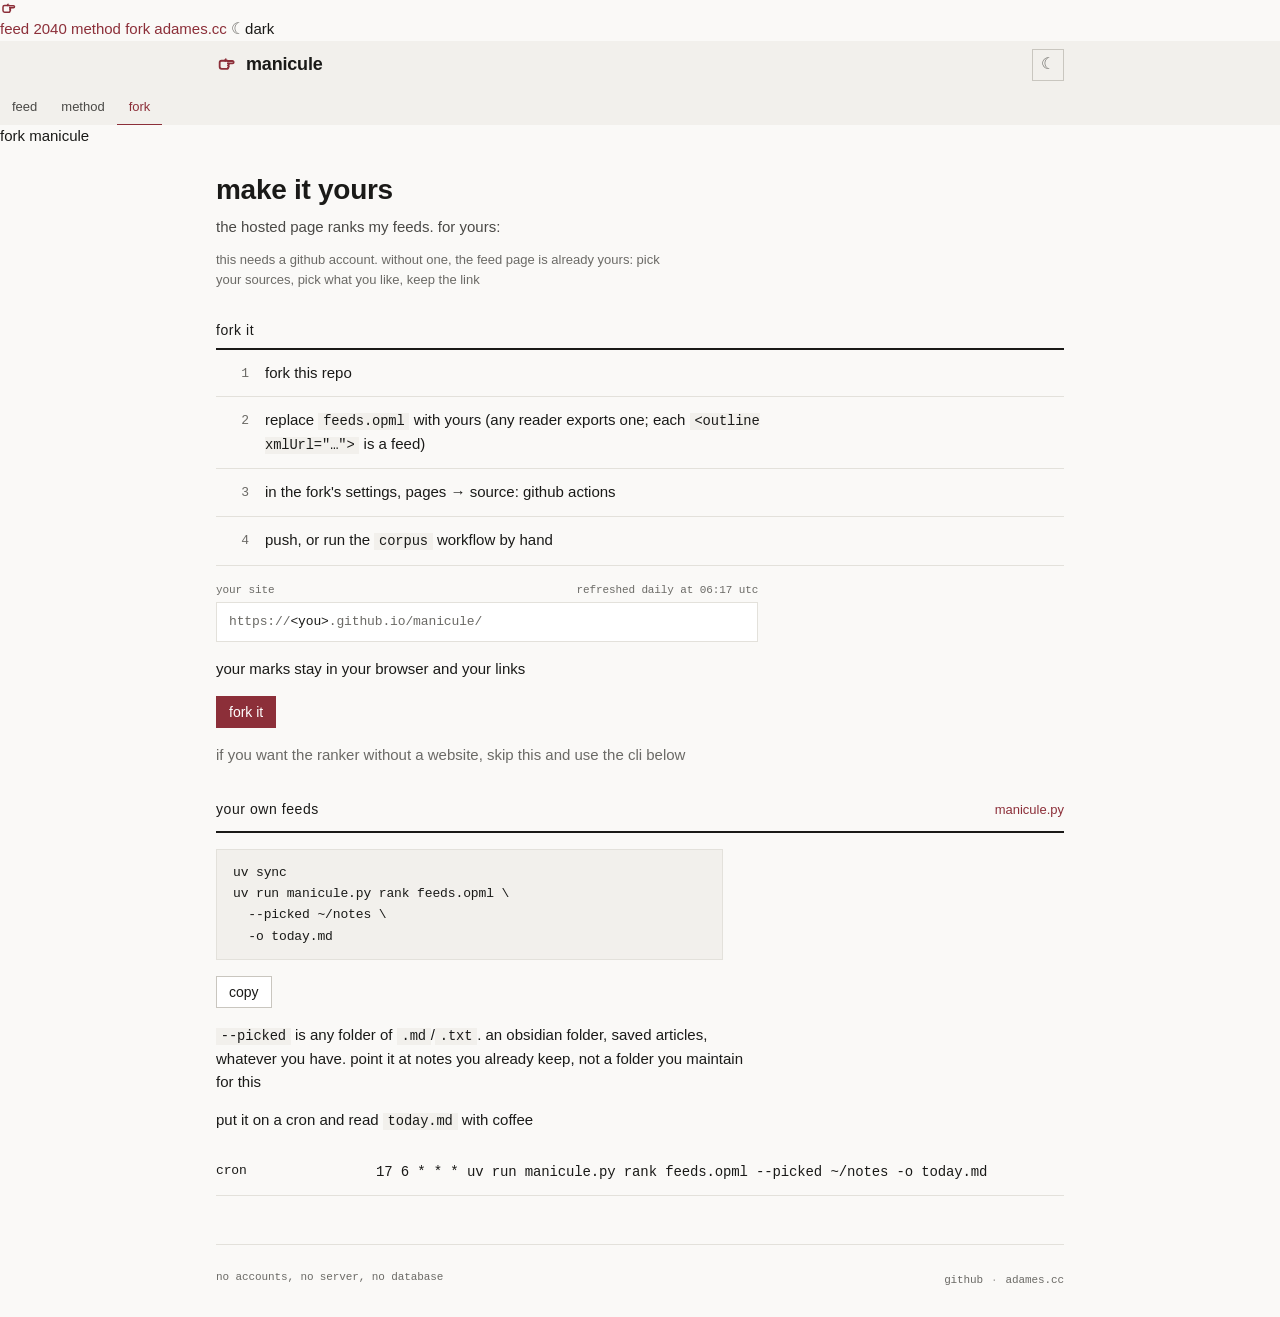
<file: site/yours.html>
<!doctype html>
<html lang="en" data-dialect="square">
<head>
<meta charset="utf-8">
<meta name="viewport" content="width=device-width, initial-scale=1">
<title>fork · manicule feed</title>
<meta name="description" content="remember your tastes">
<meta property="og:type" content="website">
<meta property="og:title" content="manicule feed">
<meta property="og:description" content="remember your tastes">
<meta property="og:image" content="https://manicule.adames.cc/og.png">
<meta property="og:url" content="https://manicule.adames.cc/yours.html">
<meta name="twitter:card" content="summary_large_image">
<link rel="icon" href="data:image/svg+xml,%3Csvg xmlns='http://www.w3.org/2000/svg' viewBox='0 0 24 24' fill='none' stroke='%238c2f39' stroke-width='2' stroke-linecap='round' stroke-linejoin='round'%3E%3Cstyle%3E@media(prefers-color-scheme:dark){path{stroke:%23df938b}}%3C/style%3E%3Cg transform='rotate(90 12 12)'%3E%3Cpath d='M7.6 11.5V6a1.3 1.3 0 0 1 2.6 0V11'/%3E%3Cpath d='M10.2 11a1.1 1.1 0 0 1 2.2 0a1.05 1.05 0 0 1 2.1 0a1 1 0 0 1 1.7.5V17.8a2.2 2.2 0 0 1-2.2 2.2H9.4a2 2 0 0 1-2-2V11.5'/%3E%3Cpath d='M7.4 13.8a1.4 1.4 0 0 1-1.7-.5'/%3E%3C/g%3E%3C/svg%3E">
<link rel="stylesheet" href="manicule.css">
<script>
/* Theme before paint: ?theme= in the query, else the stamped choice, else the OS. */
try{var t=new URLSearchParams(location.search).get("theme")||localStorage.getItem("manicule-theme");if(t==="dark"||t==="light")document.documentElement.dataset.theme=t}catch(_){}
</script>
</head>
<body>
<a class="skip" href="#main">skip to the page</a>

<!-- the rail: Commonplace's table of contents -->
<aside class="rail" aria-label="site">
  <a class="mark" href="./" aria-label="manicule, home" data-hand="rest"></a>
  <nav aria-label="pages">
    <a href="./" data-page="feed">feed <span class="n" data-count></span></a>
    <a href="method.html" data-page="method">method</a>
    <a href="yours.html" data-page="yours">fork</a>
    <span class="gap"></span>
    <a href="https://adames.cc">adames.cc</a>
    <span class="gap"></span>
    <button class="theme" type="button"><span class="g"><span class="moon glyph">☾</span><span class="sun glyph">☼</span></span><span class="moon">dark</span><span class="sun">light</span></button>
  </nav>
</aside>

<div class="main">
  <!-- mobile only: brand row, then the words -->
  <header class="topbar">
    <div class="brand">
      <a href="./"><span data-hand="rest"></span><span>manicule</span></a>
      <button class="theme" type="button"><span class="moon glyph">☾</span><span class="sun glyph">☼</span></button>
    </div>
    <nav class="words" aria-label="pages">
      <a href="./" data-page="feed">feed</a>
      <a href="method.html" data-page="method">method</a>
      <a href="yours.html" data-page="yours">fork</a>
    </nav>
  </header>

  <!-- app header: page word · wordmark · no actions on this page -->
  <header class="apphead">
    <span class="pagename">fork</span>
    <span class="wordmark">manicule</span>
  </header>

  <div class="page">
    <main id="main" tabindex="-1">
      <section class="mast" aria-label="make it yours">
        <h1>make it yours</h1>
        <p class="lead">the hosted page ranks my feeds. for yours:</p>
        <p class="prior">this needs a github account. without one, the feed page is already yours: pick your sources, pick what you like, keep the link</p>
      </section>

      <!-- the fork: his README steps, as rows -->
      <section class="prose" aria-labelledby="fork">
        <h2 class="sect" id="fork"><span>fork it</span></h2>
        <ol class="steps">
          <li><span>fork this repo</span></li>
          <li><span>replace <code>feeds.opml</code> with yours (any reader exports one; each <code>&lt;outline xmlUrl="…"&gt;</code> is a feed)</span></li>
          <li><span>in the fork's settings, pages → source: github actions</span></li>
          <li><span>push, or run the <code>corpus</code> workflow by hand</span></li>
        </ol>
        <div class="specimen">
          <div class="lbl"><span>your site</span><span>refreshed daily at 06:17 utc</span></div>
          <div class="link"><span class="host">https://</span>&lt;you&gt;<span class="host">.github.io/manicule/</span></div>
        </div>
        <p>your marks stay in your browser and your links</p>
        <p><a class="btn primary" href="https://github.com/adames/manicule/fork">fork it</a></p>
        <p class="muted lc">if you want the ranker without a website, skip this and use the cli below</p>
      </section>

      <!-- the cli: his README block, a copy button, his two lines, the cron -->
      <section class="prose" aria-labelledby="feeds">
        <h2 class="sect" id="feeds"><span>your own feeds</span><a href="https://github.com/adames/manicule/blob/main/manicule.py">manicule.py</a></h2>
<pre>uv sync
uv run manicule.py rank feeds.opml \
  --picked ~/notes \
  -o today.md</pre>
        <p><button class="btn" type="button" data-copy="uv sync&#10;uv run manicule.py rank feeds.opml --picked ~/notes -o today.md">copy</button></p>
        <p><code>--picked</code> is any folder of <code>.md</code>/<code>.txt</code>. an obsidian folder, saved articles, whatever you have. point it at notes you already keep, not a folder you maintain for this</p>
        <p>put it on a cron and read <code>today.md</code> with coffee</p>
        <dl class="kv">
          <dt>cron</dt><dd><span class="mono t">17 6 * * *  uv run manicule.py rank feeds.opml <span class="nowrap">--picked ~/notes</span> <span class="nowrap">-o today.md</span></span></dd>
        </dl>
      </section>
    </main>

    <!-- the three doors -->
    <footer class="foot">
      <div class="colophon-line">
        <span>no accounts, no server, no database</span>
        <nav aria-label="elsewhere"><a href="https://github.com/adames/manicule">github</a><a href="https://adames.cc">adames.cc</a></nav>
      </div>
    </footer>
  </div>
</div>

<div class="toast" id="toast" role="status"></div>
<script src="shell.js"></script>
</body>
</html>
</file>
<file: site/manicule.css>
/* manicule.css: adames ember, LIBRARY register (the Commonplace dialect). square corners, Helvetica-first chrome, mono for numbers, one ember, flat, no web fonts. one stylesheet. */

/* 1 · tokens. colors from tokens/colors.css (unused ones dropped); the media block mirrors dark for the OS choice */

:root {
  color-scheme: light;
  --bg: #faf9f7;
  --surface: #f2f0ec;
  --surface-press: #e8e6e0;
  --raised: #ffffff;
  --text: #1a1a18;
  --text-secondary: #4a4946;
  --muted: #6b6a66;
  --border: #e3e1db;
  --border-subtle: #efedea;
  --border-strong: #c9c6bf;
  --ember: #8c2f39;
  --ember: oklch(44.48% 0.126 17.63);
  --ember-hover: #76262f;
  --ember-soft: rgba(140,47,57,.1);
  --on-ember: #ffffff;
  --fill-1: color-mix(in srgb,var(--text) 8%,transparent);
  --fill-2: color-mix(in srgb,var(--text) 18%,transparent);
  --fill-3: color-mix(in srgb,var(--text) 38%,transparent);
  --danger: var(--text);
  --on-danger: var(--raised);
  --shadow: none;
  --shadow-pop: 0 2px 0 var(--border-strong);
  --link: var(--ember);
  --font-ui: 'Helvetica Neue',Helvetica,Arial,'Liberation Sans',sans-serif;
  --font-sans: var(--font-ui);
  --font-mono: ui-monospace,SFMono-Regular,'SF Mono',Menlo,Consolas,'Liberation Mono',monospace;
  --font-serif: Georgia,Charter,'Times New Roman',serif;

  /* the fixed app scale, the only scale here (never --step-*) */
  --text-2xs: .6875rem;
  --text-xs: .8125rem;
  --text-sm: .875rem;
  --text-base: .9375rem;
  --text-md: 1rem;
  --text-lg: 1.125rem;
  --text-xl: 1.75rem; /* the product's single addition to the app scale: page h1s only */
  --leading-tight: 1.3;
  --leading-snug: 1.45;
  --leading-normal: 1.5;
  --leading-body: 1.65;
  --leading-relaxed: 1.75;
  --weight-normal: 400;
  --weight-medium: 500;
  --weight-semibold: 600;
  --icon-sm: 1rem;
  --space-0: .125rem;
  --space-1: .25rem;
  --space-2: .5rem;
  --space-3: .75rem;
  --space-4: 1rem;
  --space-5: 1.5rem;
  --space-6: 2rem;
  --space-7: 3rem;
  --measure: 65ch;
  --sidebar-width: 176px;
  --page-max: 56rem;
  --radius-sm: 4px;
  --radius: 6px;
  --border-w: 1px;
  --border-w-strong: 2px;
  --control-sm: 32px;
  --control-md: 36px;
  --transition-fast: .1s ease;
  --transition: .15s ease;

  /* the product's own sizes: the hand at three sizes (and the h1 box that puts the drawn hand at cap height), the kind badge and the meter, the ruler's thumb and ticks, the ledger's fixed columns */
  --hand-sm: 12px;
  --hand-md: 18px;
  --hand-lg: 22px;
  --hand-h1: 1.1em;
  --badge-h: 18px;
  --bar-h: 8px;
  --thumb: 12px;
  --tick-h: 8px;
  --ruler-w: 12rem;
  --note-w: 17rem;
  --kv-key: 9rem;
}

[data-dialect="square"] {
  --radius-sm: 0px;
  --radius: 0px;
}

@media (pointer:coarse) {
  :root {
    --control-sm: 44px;
    --thumb: 16px;
  }
}

@media (prefers-color-scheme:dark) {
  :root:not([data-theme="light"]) {
    color-scheme: dark;
    --bg: #0c0c0d;
    --surface: #161617;
    --surface-press: #1f1f21;
    --raised: #19191b;
    --text: #ededec;
    --text-secondary: #b4b3b0;
    --muted: #9b9a96;
    --border: #262628;
    --border-subtle: #202022;
    --border-strong: #55555b;
    --ember: #df938b;
    --ember: oklch(73.75% 0.0935 26.15);
    --ember-hover: #e7a9a2;
    --ember-soft: rgba(223,147,139,.14);
    --on-ember: #1a1a18;
  }
}

:root[data-theme="dark"] {
  color-scheme: dark;
  --bg: #0c0c0d;
  --surface: #161617;
  --surface-press: #1f1f21;
  --raised: #19191b;
  --text: #ededec;
  --text-secondary: #b4b3b0;
  --muted: #9b9a96;
  --border: #262628;
  --border-subtle: #202022;
  --border-strong: #55555b;
  --ember: #df938b;
  --ember: oklch(73.75% 0.0935 26.15);
  --ember-hover: #e7a9a2;
  --ember-soft: rgba(223,147,139,.14);
  --on-ember: #1a1a18;
}

@media (prefers-reduced-motion:reduce) {
  *,
  *::before,
  *::after {
    animation-duration: .01ms!important;
    animation-iteration-count: 1!important;
    transition-duration: .01ms!important;
    scroll-behavior: auto!important;
  }
} /* 2 · base */

*,
*::before,
*::after {
  box-sizing: border-box;
  margin: 0;
}

html {
  background: var(--bg);
}

body {
  background: var(--bg);
  color: var(--text);
  font-family: var(--font-ui);
  font-size: var(--text-base);
  line-height: var(--leading-normal);
  font-variant-numeric: tabular-nums;
  font-variant-emoji: text;
  font-synthesis: none;
  -webkit-font-smoothing: antialiased;
  text-rendering: optimizeLegibility;
  min-height: 100vh;
  display: block;
  transition: background-color var(--transition),color var(--transition);
}

a {
  color: var(--link);
  text-decoration: none;
  text-underline-offset: .18em;
  text-decoration-thickness: from-font;
}

@media (hover:hover) {
  a:hover {
    text-decoration: underline;
  }
}

:focus-visible {
  outline: none;
  box-shadow: 0 0 0 2px var(--bg),0 0 0 4px var(--ember);
  border-radius: var(--radius-sm);
}

[tabindex="-1"]:focus-visible {
  box-shadow: none;
}

::selection {
  background: var(--ember-soft);
}

button {
  font: inherit;
  color: inherit;
  background: none;
  border: 0;
  padding: 0;
  cursor: pointer;
}

button:disabled {
  cursor: default;
}

svg {
  display: block;
}

img {
  max-width: 100%;
  display: block;
}

h1,
h2,
h3 {
  font-family: var(--font-ui);
  font-weight: var(--weight-semibold);
  line-height: var(--leading-tight);
  letter-spacing: -.01em;
  text-transform: lowercase;
  text-wrap: balance;
}

h1 {
  font-size: var(--text-xl);
}

h2 {
  font-size: var(--text-md);
}

h3 {
  font-size: var(--text-base);
}

b,
strong {
  font-weight: var(--weight-semibold);
}

pre,
code,
kbd,
samp {
  font-family: var(--font-mono);
  letter-spacing: -.01em;
  text-transform: none;
}

.mono {
  font-family: var(--font-mono);
  font-variant-numeric: tabular-nums;
  letter-spacing: -.01em;
}

.muted {
  color: var(--muted);
}

.glyph {
  font-variant-emoji: text;
}

.hand-svg {
  width: var(--hand-md);
  height: var(--hand-md);
  flex: none;
} /* the skip link: off-page until it has focus */

.skip {
  position: absolute;
  left: -999px;
  top: var(--space-3);
  z-index: 20;
  padding: var(--space-2) var(--space-3);
  background: var(--text);
  color: var(--bg);
  font-size: var(--text-xs);
  text-transform: lowercase;
}

.skip:focus {
  left: var(--space-3);
}

/* 3 · shell. the header is a brand row over a row of page words. */

.theme .g {
  font-family: var(--font-mono);
  font-size: var(--icon-sm);
  line-height: 1;
  color: var(--muted);
}

.theme .sun {
  display: none;
}

:root[data-theme="dark"] .theme .sun {
  display: inline;
}

:root[data-theme="dark"] .theme .moon {
  display: none;
}

@media (prefers-color-scheme:dark) {
  :root:not([data-theme="light"]) .theme .sun {
    display: inline;
  }
  :root:not([data-theme="light"]) .theme .moon {
    display: none;
  }
}

/* the page column under the header */

.main {
  flex: 1;
  min-width: 0;
  display: flex;
  flex-direction: column;
}

/* the header: brand row under a 2px ink rule, then the page words (an inset focus ring survives the scroll clip) */

.topbar {
  background: var(--surface);
  text-transform: lowercase;
}

.topbar .brand {
  display: flex;
  align-items: center;
  justify-content: space-between;
  padding: var(--space-2) var(--space-4);
}

/* the rules run to the edge; the words in them line up with the page column */

.topbar .brand,
.strip {
  --gutter: max(var(--space-4), (100% - var(--page-max)) / 2 + var(--space-5));
  padding-inline: var(--gutter);
}

.strip .words {
  margin-inline-start: calc(-1 * var(--space-3));
}

.topbar .brand a {
  display: flex;
  align-items: center;
  gap: var(--space-2);
  color: var(--text);
  font-size: var(--text-lg);
  font-weight: var(--weight-semibold);
  letter-spacing: -.01em;
}

.topbar .brand svg {
  width: var(--hand-lg);
  height: var(--hand-lg);
  color: var(--ember);
}

.topbar .theme {
  width: var(--control-sm);
  height: var(--control-sm);
  display: grid;
  place-items: center;
  font-family: var(--font-mono);
  font-size: var(--icon-sm);
  color: var(--muted);
  border: var(--border-w) solid var(--border-strong);
  border-radius: var(--radius);
  text-transform: lowercase;
}

.strip {
  display: flex;
  align-items: center;
  justify-content: space-between;
  gap: var(--space-3);
  border-bottom: var(--border-w) solid var(--border);
}

.topbar .words {
  display: flex;
  overflow-x: auto;
  scrollbar-width: none;
  min-width: 0;
}

.topbar .words::-webkit-scrollbar {
  display: none;
}

.topbar .words a {
  flex: none;
  display: flex;
  align-items: center;
  min-height: var(--control-sm);
  padding: var(--space-2) var(--space-3);
  margin-bottom: calc(-1 * var(--border-w));
  border-bottom: var(--border-w-strong) solid transparent;
  color: var(--text-secondary);
  font-size: var(--text-xs);
  font-weight: var(--weight-medium);
}

.topbar .words .n {
  margin-left: var(--space-2);
  font-family: var(--font-mono);
  font-size: var(--text-2xs);
  color: var(--muted);
  letter-spacing: -.01em;
}

.topbar .words a.active {
  color: var(--ember);
  border-bottom-color: var(--ember);
}

.topbar .words a:focus-visible {
  box-shadow: inset 0 0 0 2px var(--ember);
}
 /* the page column, prose, section titles over the 2px ink rule */

.page {
  width: 100%;
  max-width: var(--page-max);
  margin-inline: auto;
  padding: var(--space-5);
}

.page>main>*+* {
  margin-top: var(--space-6);
} /* section to section. twice the 16 that separates a section title from its body, so a section reads as one block */

/* the measure bounds the running text only; rules, steps and KV rows run to the column edge like the other pages */

.prose p {
  max-width: var(--measure);
  text-wrap: pretty;
}

.prose pre,
.prose .specimen {
  max-width: var(--measure);
}

.prose>*+* {
  margin-top: var(--space-4);
} /* a paragraph break has to beat the line spacing inside a paragraph, or the two run together */

.prose p a:not(.btn),
.prose li a,
.kv dd a {
  text-decoration-line: underline;
  text-decoration-thickness: .08em;
}

.reading {
  font-family: var(--font-serif);
  font-size: var(--text-lg);
  line-height: var(--leading-relaxed);
  color: var(--text);
  max-width: var(--measure);
  text-wrap: pretty;
}

.mast .reading {
  margin-top: var(--space-3);
}

.sect {
  display: flex;
  align-items: baseline;
  justify-content: space-between;
  gap: var(--space-3);
  padding-bottom: var(--space-2);
  border-bottom: var(--border-w-strong) solid var(--text);
  font-size: var(--text-sm);
  font-weight: var(--weight-medium);
  letter-spacing: .04em;
  text-transform: lowercase;
}

.sect a {
  font-weight: var(--weight-normal);
  letter-spacing: 0;
  font-size: var(--text-xs);
}

.sect small {
  margin-left: var(--space-2);
  font-family: var(--font-mono);
  font-weight: var(--weight-normal);
  font-size: var(--text-2xs);
  letter-spacing: -.01em;
  color: var(--muted);
}

.sect+*,
.sect+.caption {
  margin-top: var(--space-4);
} /* the caption sets its own 8 and would otherwise sit tighter under a title than any other first child */

.caption+.kv {
  margin-top: var(--space-4);
} /* the proof's notes sit under its caption */

.caption {
  margin-top: var(--space-2);
  font-family: var(--font-mono);
  font-size: var(--text-2xs);
  color: var(--muted);
  letter-spacing: -.01em;
  text-transform: lowercase;
} /* the foot: a hairline, the colophon line */

.foot {
  margin-top: var(--space-7);
  padding-top: var(--space-5);
  border-top: var(--border-w) solid var(--border);
  text-transform: lowercase;
}

/* standalone text links reach a 24px target without growing visually */

.sect a,
.colophon-line nav a {
  display: inline-flex;
  align-items: center;
  min-height: var(--space-5);
}

.foot>.colophon-line:first-child {
  margin-top: 0;
}

.colophon-line {
  display: flex;
  flex-wrap: wrap;
  justify-content: space-between;
  gap: var(--space-2) var(--space-4);
  margin-top: var(--space-4);
  font-family: var(--font-mono);
  font-size: var(--text-2xs);
  color: var(--muted);
  letter-spacing: -.01em;
}

.colophon-line nav {
  display: flex;
  gap: var(--space-2);
}

.colophon-line nav a {
  color: var(--muted);
}

.colophon-line nav a:hover {
  color: var(--text);
}

.colophon-line nav a+a::before {
  content: "·";
  content: "·" / "";
  margin-right: var(--space-2);
  opacity: .6;
} /* the "" alt keeps a glyph out of accessible names; older engines keep the first declaration */

/* 4 · masthead, the formula band (always visible), how it works */

.mast h1 .hand-svg {
  display: inline-block;
  vertical-align: -.15em;
  width: var(--hand-h1);
  height: var(--hand-h1);
  color: var(--ember);
}

.mast .lead {
  margin-top: var(--space-2);
  font-size: var(--text-base);
  color: var(--text-secondary);
  max-width: var(--measure);
  text-wrap: pretty;
}

.spec {
  margin-top: var(--space-2);
  display: flex;
  flex-wrap: wrap;
  gap: var(--space-1) var(--space-2);
  font-family: var(--font-mono);
  font-size: var(--text-xs);
  color: var(--muted);
  letter-spacing: -.01em;
  text-transform: lowercase;
}

.spec span:not(:last-child)::after {
  content: "·";
  content: "·" / "";
  margin-left: var(--space-2);
  opacity: .6;
} /* on the trailing side, so a wrap never opens a line with the dot */

.formula {
  display: flex;
  flex-wrap: wrap;
  align-items: flex-start;
  gap: var(--space-2) var(--space-3);
  padding: var(--space-3) var(--space-4);
  background: var(--surface);
  font-family: var(--font-mono);
  font-size: var(--text-md);
  line-height: var(--leading-tight);
  color: var(--text);
  letter-spacing: -.01em;
  overflow-x: auto;
}

.formula .side {
  display: inline-flex;
  align-items: flex-start;
  gap: var(--space-2) var(--space-3);
}

.formula .op {
  color: var(--muted);
}

.formula .term {
  display: inline-flex;
  flex-direction: column;
  align-items: center;
}

.formula .lbl {
  margin-top: var(--space-1);
  padding-top: var(--space-1);
  border-top: var(--border-w) solid var(--border-strong);
  color: var(--text);
  text-transform: lowercase;
  white-space: nowrap;
} /* the same face, size and ink as the term above it, and centred under it: a denominator, not a footnote */

.kicker-line {
  margin-top: var(--space-2);
  font-size: var(--text-sm);
  color: var(--text-secondary);
  text-transform: lowercase;
}

.prior {
  margin-top: var(--space-3);
  font-size: var(--text-xs);
  color: var(--muted);
  max-width: var(--measure);
  text-wrap: pretty;
}

/* the hand does the work the words "taste algorithm:" used to: it points at
   whose idea this was. sized to the line it sits in, not to the page's */
.prior .hand-svg {
  display: inline-block; /* svg is display:block up in the reset */
  width: var(--hand-sm);
  height: var(--hand-sm);
  vertical-align: -.15em;
  color: var(--ember);
}

/* the drawn figures: the same hairlines as everything else, one ember, and
   they carry their own caption. mono labels, because they are all numbers */

.fig {
  margin: var(--space-4) 0 0;
}

.fig svg {
  display: block;
  width: 100%;
  height: auto;
  border: var(--border-w) solid var(--border);
  background: var(--surface);
}

.fig figcaption {
  margin-top: var(--space-2);
}

.fig-ink {
  stroke: var(--text);
  fill: none;
  stroke-width: 1;
}

.fig-hair {
  stroke: var(--border-strong);
  fill: none;
  stroke-width: 1;
}

.fig-em {
  stroke: var(--ember);
  fill: none;
  stroke-width: 1.5;
}

.fig-emf {
  fill: var(--ember);
}

.fig-inkf {
  fill: var(--text);
}

.fig-lab {
  font-family: var(--font-mono);
  font-size: 9px;
  fill: var(--muted);
}

.fig-lab.b {
  fill: var(--text);
}

/* the details: hairlines above and below, +/− at right; the method.html link sits beside the summary, not inside it */

/* the ruler in prose: it is the method page's control, not a toolbar's */
.prose .ruler-wrap,
section .ruler-wrap {
  margin-top: var(--space-4);
}

/* 5 · toolbar: the λ ruler and the status */

.toolbar {
  display: flex;
  flex-wrap: wrap;
  align-items: center;
  gap: var(--space-2) var(--space-3);
  padding-bottom: var(--space-3);
  border-bottom: var(--border-w-strong) solid var(--text);
  text-transform: lowercase;
}

/* the ruler: a real range input drawn as a 2px ink track with 9 ticks (hard-stop stripes, not a tonal gradient) and a square ink thumb */

.ruler-wrap {
  display: flex;
  flex-direction: column;
  gap: var(--space-0);
  width: var(--ruler-w);
  flex: none;
}

.ruler-wrap label,
.ruler-ends {
  font-size: var(--text-2xs);
  color: var(--muted);
  line-height: var(--leading-tight);
}

.ruler-wrap label {
  white-space: nowrap;
}

.ruler-row {
  display: flex;
  align-items: center;
  gap: var(--space-2);
}

.ruler {
  position: relative;
  flex: 1;
  min-width: 0;
  height: max(var(--space-5),calc(var(--thumb) + var(--space-2)));
} /* never under 24px on a fine pointer */

@media (pointer:coarse) {
  .ruler {
    height: var(--control-sm);
  }
}

.ruler::before {
  content: "";
  position: absolute;
  left: calc(var(--thumb) / 2);
  right: calc(var(--thumb) / 2);
  top: calc(50% - var(--tick-h) / 2);
  height: var(--tick-h);
  background-image: linear-gradient(90deg,var(--border-strong) var(--border-w),transparent var(--border-w)),linear-gradient(90deg,var(--text) var(--border-w),transparent var(--border-w));
  background-size: calc((100% - var(--border-w)) / 8) 100%,calc((100% - var(--border-w)) / 4) 100%;
  background-repeat: repeat-x;
  pointer-events: none;
}

.ruler input {
  appearance: none;
  display: block;
  width: 100%;
  height: 100%;
  margin: 0;
  background: none;
  cursor: ew-resize;
  position: relative;
}

.ruler input::-webkit-slider-runnable-track {
  height: var(--border-w-strong);
  background: var(--text);
}

.ruler input::-moz-range-track {
  height: var(--border-w-strong);
  background: var(--text);
}

.ruler input::-webkit-slider-thumb {
  appearance: none;
  width: var(--thumb);
  height: var(--thumb);
  margin-top: calc((var(--border-w-strong) - var(--thumb)) / 2);
  background: var(--text);
  border: 0;
  border-radius: 0;
  box-shadow: 0 0 0 var(--border-w-strong) var(--bg);
}

.ruler input::-moz-range-thumb {
  width: var(--thumb);
  height: var(--thumb);
  background: var(--text);
  border: 0;
  border-radius: 0;
  box-shadow: 0 0 0 var(--border-w-strong) var(--bg);
}

.ruler input:focus-visible {
  box-shadow: none;
}

.ruler input:focus-visible::-webkit-slider-thumb {
  box-shadow: 0 0 0 2px var(--bg),0 0 0 4px var(--ember);
}

.ruler input:focus-visible::-moz-range-thumb {
  box-shadow: 0 0 0 2px var(--bg),0 0 0 4px var(--ember);
}

.ruler-row output {
  font-family: var(--font-mono);
  font-size: var(--text-sm);
  font-weight: var(--weight-medium);
  color: var(--text);
  min-width: 4ch;
  text-align: right;
  letter-spacing: -.01em;
}

.ruler-ends {
  display: flex;
  justify-content: space-between;
  padding-right: calc(4ch + var(--space-2));
}



.status {
  order: 2;
  margin-left: auto;
  font-size: var(--text-xs);
  color: var(--muted);
  display: flex;
  flex-wrap: wrap;
  align-items: center;
  gap: var(--space-1) 0;
  justify-content: flex-end;
}

.status>* {
  white-space: nowrap;
} /* the counts each stay whole; the line wraps between them when it has to */

@media (max-width:719.98px) {
  .status .lam {
    display: none;
  } /* the ruler is right there and prints the same number */
}

.status b {
  color: var(--text);
  font-weight: var(--weight-medium);
}

.status .n {
  font-family: var(--font-mono);
  letter-spacing: -.01em;
}

.status .n::before {
  content: "·";
  content: "·" / "";
  margin: 0 var(--space-2) 0 var(--space-1);
  opacity: .6;
} /* a real space precedes each span (for screen readers); the left margin makes up the difference */

/* your tastes, read off the feed: one line an average, in the status's voice */
.tastes {
  list-style: none;
  margin: var(--space-2) 0 0;
  padding: 0;
  display: flex;
  flex-direction: column;
  gap: var(--space-1);
  font-family: var(--font-mono);
  font-size: var(--text-xs);
  color: var(--muted);
  letter-spacing: -.01em;
  text-transform: lowercase;
}

.tastes li {
  display: flex;
  align-items: baseline;
  gap: var(--space-2);
  min-width: 0;
}

.tastes svg {
  width: var(--hand-sm);
  height: var(--hand-sm);
  flex: none;
  align-self: center;
}

.tastes .k,
.tastes .n {
  flex: none;
}

.tastes .k {
  color: var(--text);
} /* the number, when there are several: it is what the rows point at */

.tastes .sources {
  overflow: hidden;
  text-overflow: ellipsis;
  white-space: nowrap;
  min-width: 0;
}

.prose .tastes .sources {
  white-space: normal;
} /* on the method page the line carries the working, so it wraps */

.tastes .sources b {
  font-weight: var(--weight-medium);
  color: var(--text);
  text-transform: none;
}

/* 6 · the ledger: column heads on the 2px rule, then the rows (rank · entry · receipt · hands) */

.list {
  list-style: none;
  padding: 0;
  margin: 0;
}

.row {
  position: relative;
  padding: var(--space-3) 0 var(--space-3) var(--space-2);
  border-bottom: var(--border-w) solid var(--border);
  transition: background var(--transition-fast);
} /* rank · entry · the one control, with the score under it */

.row {
  display: grid;
  grid-template-columns: 3ch minmax(0,1fr) min-content;
  column-gap: var(--space-4);
  align-items: start;
}

.ledger.dead .toolbar>:not(.status) {
  display: none;
} /* couldn't load: only the status line stays */

.row::before {
  content: "";
  position: absolute;
  left: 0;
  top: var(--space-3);
  bottom: var(--space-3);
  width: 0;
  border-left: var(--border-w-strong) solid transparent;
}

.row:hover {
  background: var(--surface);
}

/* the row's own edge repeats the control's state in the margin: solid ink for a row you picked, dashed for one you passed on. Ink, never the accent. */

.row.picked::before {
  border-left-color: var(--text);
}

.row.passed::before {
  border-left-style: dashed;
  border-left-color: var(--border-strong);
}

.row .n {
  font-family: var(--font-mono);
  font-size: var(--text-xs);
  color: var(--muted);
  letter-spacing: -.01em;
  text-align: right;
  padding-top: var(--space-0);
}

.row .body {
  min-width: 0;
}

.meta {
  display: flex;
  flex-wrap: wrap;
  align-items: center;
  gap: var(--space-2);
  font-family: var(--font-mono);
  font-size: var(--text-2xs);
  color: var(--muted);
  letter-spacing: -.01em;
  line-height: var(--leading-tight);
}

.meta .source {
  flex: 0 0 auto;
  min-width: 0;
  overflow: hidden;
  text-overflow: ellipsis;
  white-space: nowrap;
  max-width: 26ch;
}

.meta time {
  white-space: nowrap;
}

/* what the post is about: two labels, read as a pair */
.meta .about::before {
  content: "\00b7  ";
}
/* the source name keeps its width; the labels take what is left of the row
   and clip only when the row itself is full */
.meta .about {
  flex: 1 1 0;
  min-width: 0;
  overflow: hidden;
  text-overflow: ellipsis;
  white-space: nowrap;
}

.kind {
  display: inline-flex;
  align-items: center;
  height: var(--badge-h);
  padding: 0 var(--space-1);
  font-family: var(--font-ui);
  font-size: var(--text-2xs);
  font-weight: var(--weight-medium);
  letter-spacing: .06em;
  text-transform: uppercase;
  color: var(--text-secondary);
  background: var(--fill-1);
  border: var(--border-w) solid var(--border-strong);
  border-radius: var(--radius-sm);
}

.title {
  margin-top: var(--space-1);
  font-size: var(--text-md);
  font-weight: var(--weight-medium);
  line-height: var(--leading-snug);
  letter-spacing: 0;
  text-transform: none;
  text-wrap: pretty;
  overflow-wrap: anywhere;
}

.title a {
  color: var(--text);
}

.row:hover .title a,
.title a:hover {
  color: var(--ember);
  text-decoration: none;
}

.snip {
  margin-top: var(--space-1);
  font-size: var(--text-xs);
  line-height: var(--leading-normal);
  color: var(--text-secondary);
  display: -webkit-box;
  -webkit-line-clamp: 2;
  -webkit-box-orient: vertical;
  overflow: hidden;
  overflow-wrap: anywhere;
}

.near {
  margin-top: var(--space-1);
  height: 1.3em;
  overflow: hidden;
  display: flex;
  align-items: center;
  gap: var(--space-1);
  font-family: var(--font-mono);
  font-size: var(--text-2xs);
  color: var(--muted);
  letter-spacing: -.01em;
  line-height: var(--leading-tight);
  min-width: 0;
  text-transform: lowercase;
}

.near svg {
  width: var(--hand-sm);
  height: var(--hand-sm);
  flex: none;
}

.near .k {
  color: var(--text);
  flex: none;
}

.near .t {
  text-transform: none;
  overflow: hidden;
  text-overflow: ellipsis;
  white-space: nowrap;
}

/* the receipt: two terms, a rule (the equals), the total. the = is for screen readers until the row folds */

.calc {
  font-family: var(--font-mono);
  font-size: var(--text-2xs);
  color: var(--muted);
  opacity: .7;
  letter-spacing: -.01em;
  line-height: var(--leading-tight);
  text-align: center;
  width: 5ch;
} /* 5ch is the width of a signed score in this face, so every row's column is the same and the boxes keep one line down the page */

.calc span {
  display: block;
  white-space: nowrap;
}

.calc .tot {
  font-weight: var(--weight-medium);
  color: var(--text-secondary);
} /* the score is a window on the arithmetic, not a thing to read: it sits back from the title */

.calc .notext {
  color: var(--muted);
  white-space: normal;
}

.hands {
  align-self: center;
  display: flex;
  flex-direction: column;
  align-items: center;
  gap: var(--space-1);
} /* the score sits under the finger that made it, on the same centre line, the pair centred in the row */

/* one control, three states. Meaning is form, not colour: empty by default, inverse ink when you point at a row, dashed ink when you pass on one. The hand shows faintly on hover so an empty box still invites a press. */

.mk {
  width: var(--control-sm);
  height: var(--control-sm);
  display: grid;
  place-items: center;
  padding: 0;
  color: transparent;
  background: var(--raised);
  border: var(--border-w) solid var(--border-strong);
  cursor: pointer;
  transition: color var(--transition-fast),background var(--transition-fast),border-color var(--transition-fast);
}

.mk svg {
  width: var(--hand-md);
  height: var(--hand-md);
}

.row:hover .mk {
  color: var(--border-strong);
  border-color: var(--text);
}

.mk:hover {
  color: var(--text-secondary);
  background: var(--surface-press);
}

.mk.point {
  color: var(--bg);
  background: var(--text);
  border-color: var(--text);
}

.mk.point:hover {
  color: var(--bg);
  background: var(--text);
}

.mk.pass {
  color: var(--text);
  background: var(--raised);
  border-color: var(--text);
  border-style: dashed;
}

.mk.pass:hover {
  color: var(--text);
  background: var(--surface-press);
}

.row.passed .title a,
.row.passed .snip {
  color: var(--muted);
} /* a passed row goes quiet; it never loses words, or the row would resize under your finger */

.row.passed .kind {
  background: none;
  color: var(--muted);
  border-color: var(--border);
}

.row.passed .calc .tot {
  color: var(--muted);
  font-weight: var(--weight-normal);
}

.more {
  display: flex;
  justify-content: center;
  padding: var(--space-4) 0;
}

.more .btn .n {
  font-family: var(--font-mono);
  letter-spacing: -.01em;
}

/* 7 · components. buttons: ink outline by default, quiet drops the edge, danger is weight + ! + inverse fill, primary is the one ember CTA */

.btn {
  display: inline-flex;
  align-items: center;
  justify-content: center;
  gap: var(--space-1);
  height: var(--control-sm);
  padding: 0 var(--space-3);
  font-family: var(--font-ui);
  font-size: var(--text-sm);
  font-weight: var(--weight-medium);
  text-transform: lowercase;
  color: var(--text);
  background: var(--raised);
  border: var(--border-w) solid var(--border-strong);
  border-radius: var(--radius);
  white-space: nowrap;
  text-decoration: none;
  transition: background var(--transition-fast),color var(--transition-fast),border-color var(--transition-fast);
}

.btn:hover {
  background: var(--surface-press);
  border-color: var(--text);
  text-decoration: none;
}

.btn:active {
  background: var(--fill-2);
}

.btn.quiet {
  background: none;
  border-color: transparent;
  color: var(--muted);
}

.btn.quiet:hover {
  color: var(--text);
  background: var(--surface-press);
  border-color: transparent;
}

.btn.danger {
  font-weight: var(--weight-semibold);
}

.btn.danger:hover {
  background: var(--danger);
  color: var(--on-danger);
  border-color: var(--danger);
}

.btn.primary {
  background: var(--ember);
  color: var(--on-ember);
  border-color: var(--ember);
}

.btn.primary:hover {
  background: var(--ember-hover);
  border-color: var(--ember-hover);
} /* the borrowed banner and the empty state share the dashed box */

.empty-state,
.banner {
  border: var(--border-w) dashed var(--border-strong);
  color: var(--muted);
  font-size: var(--text-xs);
  text-transform: lowercase;
}

.empty-state {
  padding: var(--space-7) var(--space-4);
  text-align: center;
}

.banner {
  display: flex;
  flex-wrap: wrap;
  align-items: center;
  gap: var(--space-2) var(--space-4);
  margin-top: var(--space-3);
  padding: var(--space-3) var(--space-4);
  color: var(--text-secondary);
}

.banner b {
  color: var(--text);
  font-weight: var(--weight-medium);
}

.banner .acts {
  margin-left: auto;
  display: flex;
  gap: var(--space-2);
} /* toast: ink on paper, the one hard edge. always in the DOM (a live region), invisible while empty */

.toast {
  position: fixed;
  left: 50%;
  bottom: var(--space-5);
  transform: translateX(-50%);
  max-width: calc(100% - var(--space-6));
  padding: var(--space-2) var(--space-4);
  background: var(--text);
  color: var(--bg);
  font-size: var(--text-xs);
  text-transform: lowercase;
  border-radius: var(--radius);
  box-shadow: var(--shadow-pop);
  z-index: 10;
  transition: opacity var(--transition);
}

.toast:empty {
  opacity: 0;
  pointer-events: none;
} /* the printed link: the share url typeset as a specimen, ember only on the picked ids */

.specimen .lbl {
  display: flex;
  justify-content: space-between;
  gap: var(--space-3);
  margin-bottom: var(--space-1);
  font-family: var(--font-mono);
  font-size: var(--text-2xs);
  color: var(--muted);
  letter-spacing: -.01em;
  text-transform: lowercase;
}

.specimen .link {
  padding: var(--space-2) var(--space-3);
  background: var(--raised);
  border: var(--border-w) solid var(--border);
  font-family: var(--font-mono);
  font-size: var(--text-xs);
  line-height: var(--leading-body);
  color: var(--text);
  letter-spacing: -.01em;
  text-transform: none;
  overflow-wrap: anywhere;
}

.specimen .host,
.specimen .k {
  color: var(--muted);
}

.specimen .m {
  color: var(--ember);
}

.specimen .d {
  text-decoration: line-through;
  text-decoration-color: var(--text);
}

/* KVList: mono keys in a fixed column, ui values, one unbroken hairline per row. --tight drops the rules, --wide widens the keys */

.kv {
  display: grid;
  grid-template-columns: var(--kv-key) minmax(0,1fr);
  column-gap: 0;
  row-gap: 0;
  font-size: var(--text-sm);
}

.kv dt {
  font-family: var(--font-mono);
  font-size: var(--text-xs);
  color: var(--text);
  letter-spacing: -.01em;
  padding: var(--space-3) 0;
  border-bottom: var(--border-w) solid var(--border);
}

.kv dd {
  color: var(--text-secondary);
  padding: var(--space-3) 0 var(--space-3) var(--space-4);
  border-bottom: var(--border-w) solid var(--border);
  text-wrap: pretty;
  min-width: 0;
}

.kv dd .t {
  color: var(--text);
}

.kv dd .mono {
  overflow-wrap: anywhere;
  color: var(--text);
}

.kv dd .sub {
  display: block;
  margin-top: var(--space-0);
}

.kv dd>.hand-svg {
  display: inline-block;
  vertical-align: -.12em;
  width: var(--hand-sm);
  height: var(--hand-sm);
  color: var(--muted);
  margin-right: var(--space-1);
}

.kv--tight {
  grid-template-columns: max-content minmax(0,1fr);
  column-gap: var(--space-3);
  row-gap: var(--space-1);
  font-size: var(--text-xs);
  align-content: start;
}

.kv--tight dt,
.kv--tight dd {
  padding: 0;
  border: 0;
}

.kv--tight dd {
  text-transform: lowercase;
}

.kv--wide {
  --kv-key: 12rem;
} /* colophon: the two hands inline before a value, at the row control size, in ink */

.hands-inline {
  display: inline-flex;
  gap: var(--space-1);
  vertical-align: -.3em;
  margin-right: var(--space-2);
  color: var(--text);
}

.hands-inline [data-hand] {
  display: inline-flex;
}

.hands-inline svg {
  width: var(--hand-md);
  height: var(--hand-md);
} /* yours: his four README steps as ledger rows, a mono counter in the rank column */

.steps {
  list-style: none;
  padding: 0;
  margin: 0;
  counter-reset: step;
}

.steps li {
  counter-increment: step;
  display: grid;
  grid-template-columns: 3ch minmax(0,1fr);
  column-gap: var(--space-4);
  padding: var(--space-3) 0 var(--space-3) var(--space-2);
  border-bottom: var(--border-w) solid var(--border);
  font-size: var(--text-base);
  line-height: var(--leading-normal);
  color: var(--text);
  text-wrap: pretty;
}

.steps li::before {
  content: counter(step);
  font-family: var(--font-mono);
  font-size: var(--text-xs);
  color: var(--muted);
  letter-spacing: -.01em;
  text-align: right;
  padding-top: var(--space-0);
}

.steps li>span {
  max-width: var(--measure);
}

/* the picking chart: one source's entries as ticks on two lines, before and after */

.map {
  display: block;
  width: 100%;
  height: auto;
  background: var(--surface);
  border: var(--border-w) solid var(--border);
}

.map .track {
  stroke: var(--border-strong);
  stroke-width: 1;
}

.map .pick-tick {
  stroke: var(--ember);
  stroke-width: 2;
  opacity: .5;
}

.map .pick-tie {
  stroke: var(--ember);
  stroke-width: 1;
  opacity: .3;
}

.map .pick-mid {
  stroke: var(--text);
  stroke-width: 2;
}

.map text {
  font-family: var(--font-mono);
  font-size: 11px;
  fill: var(--muted);
}

.map .axlab {
  fill: var(--text-secondary);
}

/* the source buttons under the picking chart */

.choices {
  display: flex;
  flex-wrap: wrap;
  gap: var(--space-1) var(--space-2);
  margin-top: var(--space-3);
}

.choices .btn {
  font-size: var(--text-2xs);
}

.choices .btn[aria-current] {
  border-color: var(--ember);
  color: var(--ember);
}

/* DataTable: uppercase micro head on the 2px ink rule, hairline body rows; the last column takes the slack */

.dt-wrap {
  overflow-x: auto;
}

table.dt {
  width: 100%;
  border-collapse: collapse;
  font-size: var(--text-sm);
}

table.dt th {
  text-align: left;
  font-family: var(--font-ui);
  font-size: var(--text-2xs);
  font-weight: var(--weight-semibold);
  letter-spacing: .08em;
  text-transform: uppercase;
  color: var(--muted);
  padding: var(--space-2) var(--space-3) var(--space-2) 0;
  border-bottom: var(--border-w-strong) solid var(--text);
  white-space: nowrap;
}

table.dt td {
  padding: var(--space-2) var(--space-3) var(--space-2) 0;
  border-bottom: var(--border-w) solid var(--border);
  vertical-align: top;
}

table.dt tr:hover td {
  background: var(--surface);
}

table.dt .num {
  text-align: right;
}

table.dt td.num {
  font-family: var(--font-mono);
  letter-spacing: -.01em;
} /* cells only; the head stays in the ui face */

table.dt tr.now td {
  color: var(--text);
  font-weight: var(--weight-semibold);
}

table.dt .lc {
  text-transform: lowercase;
}

table.dt .grow {
  width: 100%;
}

/* the code listing (method.html): one grid row per line, real line numbers, a sparse note column that sits beside the line it keys to; long lines wrap with a hanging indent under the gutter */

.listing {
  border: var(--border-w) solid var(--border-strong);
}

.listing .cap {
  display: flex;
  justify-content: space-between;
  gap: var(--space-3);
  padding: var(--space-2) var(--space-3);
  background: var(--surface);
  border-bottom: var(--border-w-strong) solid var(--text);
  font-family: var(--font-mono);
  font-size: var(--text-2xs);
  color: var(--muted);
  letter-spacing: -.01em;
}

.listing .cap b {
  color: var(--text);
  font-weight: var(--weight-medium);
}

.grp {
  display: grid;
  grid-template-columns: minmax(0,1fr) var(--note-w);
  align-items: start;
}

.grp pre {
  margin: 0;
  padding: 0 var(--space-3) 0 calc(2 * var(--space-3) + 3ch);
  text-indent: calc(-1 * (3ch + var(--space-3)));
  border: 0;
  background: none;
  font-size: var(--text-xs);
  line-height: var(--leading-body);
  color: var(--text);
  white-space: pre-wrap;
  overflow-wrap: anywhere;
  overflow: visible;
}

.grp:nth-child(2) pre {
  padding-top: var(--space-2);
}

.grp:last-child pre {
  padding-bottom: var(--space-2);
}

.grp .ln {
  display: inline-block;
  width: 3ch;
  margin-right: var(--space-3);
  text-align: right;
  color: var(--muted);
  user-select: none;
}

.grp .hi {
  background: var(--fill-1);
  box-shadow: 0 0 0 var(--border-w-strong) var(--fill-1);
} /* a wash that bleeds 2px, not a shadow */

.grp .note {
  display: flex;
  align-items: flex-start;
  gap: var(--space-1);
  padding: 0 var(--space-3);
  border-left: var(--border-w) solid var(--border);
  background: var(--surface);
  font-size: var(--text-xs);
  line-height: var(--leading-body);
  color: var(--text-secondary);
  text-transform: lowercase;
}

.grp .note svg {
  width: var(--hand-sm);
  height: var(--hand-sm);
  color: var(--ember);
  margin-top: var(--space-1);
}

.grp.key .note {
  color: var(--text);
  font-weight: var(--weight-medium);
}

.grp.key pre {
  background: var(--fill-1);
}

.grp.key pre .ln {
  color: var(--text-secondary);
} /* the key line's number stays AA on the wash */

/* the worked row (method.html): the receipt beside its ScoreBar, an 8px meter: solid ink to the score, a dashed hollow to cos(entry, picked) */

.worked-score {
  display: flex;
  flex-wrap: wrap;
  align-items: flex-end;
  gap: var(--space-3) var(--space-4);
}

.worked-score .calc {
  display: inline-block;
  padding-top: 0;
}

.worked-score .sbar {
  flex: 1 1 var(--ruler-w);
  margin-bottom: var(--space-1);
}

.sbar {
  position: relative;
  display: block;
  height: var(--bar-h);
  background: var(--fill-1);
}

.sbar .fill {
  position: absolute;
  left: 0;
  top: 0;
  bottom: 0;
  background: var(--text);
}

.sbar .hollow {
  position: absolute;
  top: 0;
  bottom: 0;
  border: var(--border-w) dashed var(--text);
} /* pre and code */

pre {
  padding: var(--space-3) var(--space-4);
  background: var(--surface);
  border: var(--border-w) solid var(--border);
  font-size: var(--text-xs);
  line-height: var(--leading-body);
  color: var(--text);
  overflow-x: auto;
  white-space: pre;
  max-width: 100%;
}

:not(pre)>code {
  font-size: .92em;
  background: var(--surface);
  padding: .08em .35em;
  border-radius: var(--radius-sm);
}

pre .c {
  color: var(--muted);
} /* 8 · utilities */

.sr-only {
  position: absolute;
  width: 1px;
  height: 1px;
  padding: 0;
  margin: -1px;
  overflow: hidden;
  clip: rect(0,0,0,0);
  white-space: nowrap;
  border: 0;
}

.lc {
  text-transform: lowercase;
}

.nowrap {
  white-space: nowrap;
}

.right {
  text-align: right;
}

[hidden] {
  display: none!important;
}

/* 9 · folds. < 900px: the page column loses its outer air */

@media (max-width:899.98px) {
  .page {
    padding: var(--space-4);
  }
}

/* < 720px: the row folds. hands stay top-right; the receipt is one line with a visible =; the banner is one row; the column head folds with the rows and drops its receipt legend (the receipt sits under the title now); borrowed hides the head entirely, so a stranger's first screen with marks shows a row with its receipt */

@media (max-width:719.98px) {
  .row {
    grid-template-columns: 2.5ch minmax(0,1fr) min-content;
    column-gap: var(--space-3);
  }
  .page>main>*+* {
    margin-top: var(--space-5);
  }
  .spec {
    font-size: var(--text-2xs);
  }
  .ruler-wrap {
    width: auto;
    flex: 1 1 var(--ruler-w);
  }
  .formula {
    padding: var(--space-3);
    gap: var(--space-1) var(--space-3);
  }
  .meta {
    flex-wrap: nowrap;
  }
  .meta .source {
    max-width: 16ch;
  }
  .meta .about {
    display: none;
  }
  .banner {
    flex-wrap: nowrap;
    padding: var(--space-1) var(--space-3);
  }
  .banner .acts {
    flex: none;
    margin-left: var(--space-2);
  }

  .calc .notext {
    width: 100%;
  }
  .grp {
    grid-template-columns: 1fr;
  }
  .grp .note {
    padding: var(--space-1) var(--space-3);
    border-left: 0;
    border-top: var(--border-w) dashed var(--border);
  }
  .kv {
    grid-template-columns: 1fr;
  }
  .kv dt {
    padding-bottom: 0;
    border-bottom: 0;
  }
  .kv dd {
    padding-top: var(--space-1);
    padding-left: 0;
  }
  .kv--tight {
    grid-template-columns: max-content minmax(0,1fr);
  }
  .kv--tight dt,
  .kv--tight dd {
    padding: 0;
  }
  .worked-score .calc {
    display: flex;
    flex-basis: 100%;
  }
}
</file>
